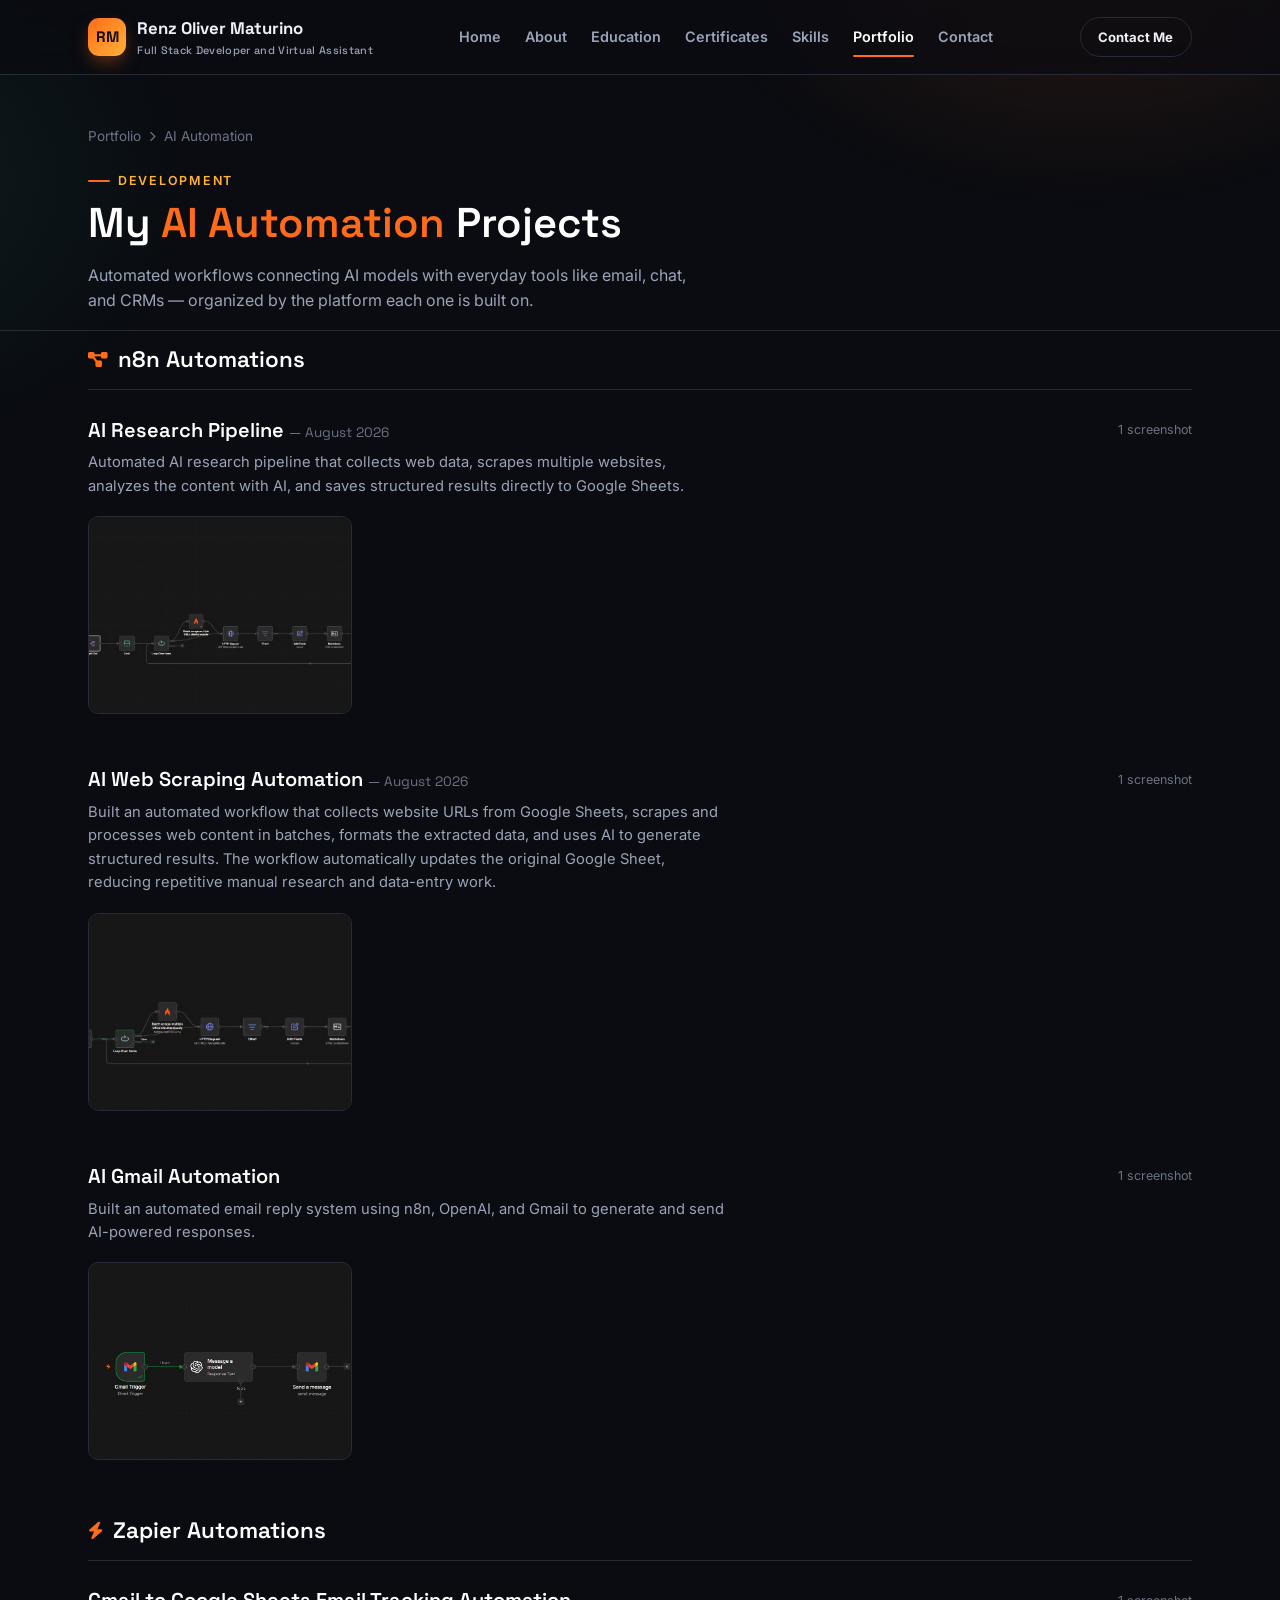
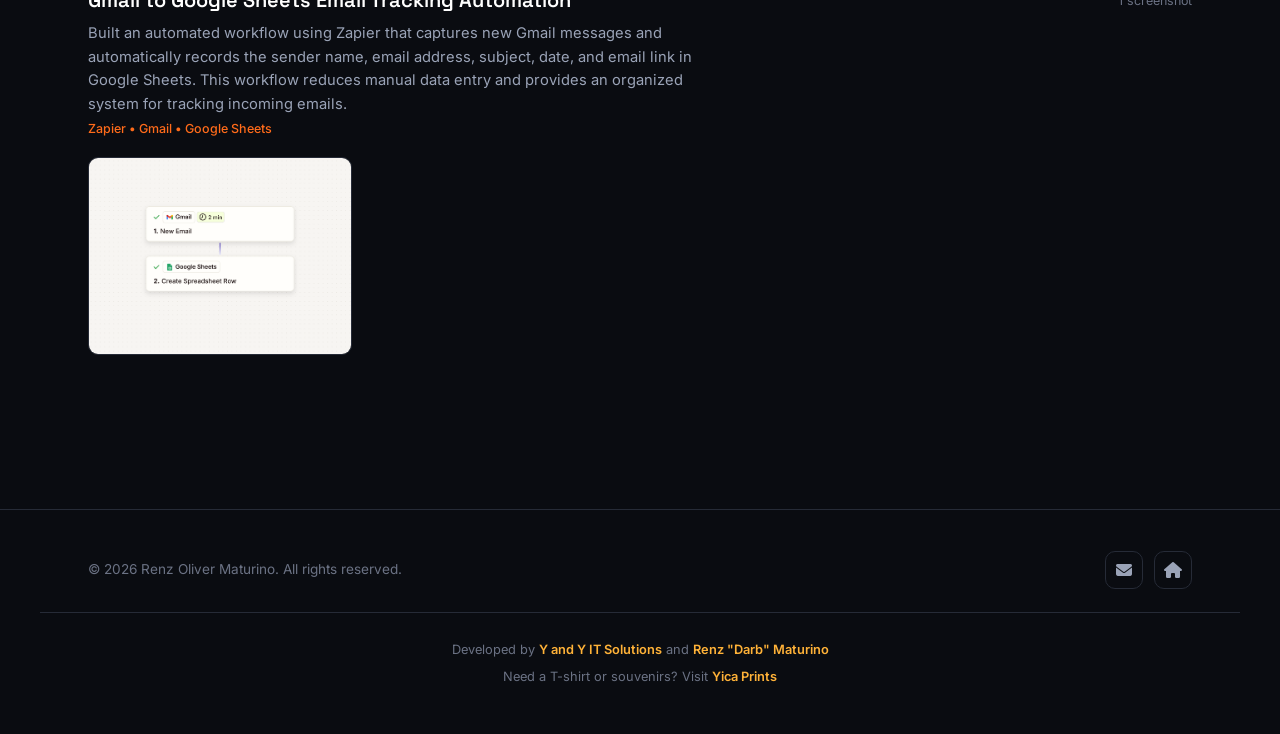
<file: ai-automation.html>
<!DOCTYPE html>
<html lang="en">
<head>
<meta charset="UTF-8">
<meta name="viewport" content="width=device-width, initial-scale=1.0">
<title>AI Automation Projects — Renz Oliver Maturino</title>
<link rel="stylesheet" href="https://cdnjs.cloudflare.com/ajax/libs/font-awesome/6.5.1/css/all.min.css">
<link rel="stylesheet" href="css/style.css">
</head>
<body>

<header>
  <div class="nav">
    <a class="brand" href="index.html"><span class="brand__mark">RM</span><span>Renz Oliver Maturino<small>Full Stack Developer and Virtual Assistant</small></span></a>
    <nav class="navlinks">
      <a href="index.html#home">Home</a>
      <a href="index.html#about">About</a>
      <a href="index.html#education">Education</a>
      <a href="index.html#certificates">Certificates</a>
      <a href="index.html#skills">Skills</a>
      <a href="portfolio.html" class="active">Portfolio</a>
      <a href="index.html#contact">Contact</a>
    </nav>
    <div class="navcta"><a href="index.html#contact" class="btn sm ghost">Contact Me</a><button class="menu-btn" aria-label="Toggle menu"><i class="fas fa-bars"></i></button></div>
  </div>
</header>

<main>
<section class="page-hero">
  <div class="wrap">
    <div class="breadcrumb"><a href="portfolio.html">Portfolio</a> <i class="fas fa-chevron-right" style="font-size:.65rem;"></i> <span>AI Automation</span></div>
    <span class="eyebrow">Development</span>
    <h1 class="section-title">My <span>AI Automation</span> Projects</h1>
    <p class="section-sub mb-0">Automated workflows connecting AI models with everyday tools like email, chat, and CRMs — organized by the platform each one is built on.</p>
  </div>
</section>
<section style="padding-top:1rem;">
  <div class="wrap"><div id="gallery-container"></div></div>
</section>
</main>

<footer>
  <div class="wrap footer__row">
    <p>&copy; 2026 Renz Oliver Maturino. All rights reserved.</p>
    <div class="social"><a href="mailto:renzmaturino28@gmail.com" aria-label="Email"><i class="fas fa-envelope"></i></a><a href="index.html" aria-label="Home"><i class="fas fa-house"></i></a></div>
  </div>
  <div class="wrap footer__credits"><p>Developed by <a href="https://www.yandyitsolutions.com" target="_blank" rel="noopener">Y and Y IT Solutions</a> and <a href="https://www.renzmaturino.site" target="_blank" rel="noopener">Renz "Darb" Maturino</a></p><p>Need a T-shirt or souvenirs? Visit <a href="https://www.yicaprints.site" target="_blank" rel="noopener">Yica Prints</a></p></div>
</footer>

<a href="#home" class="scrolltop" aria-label="Scroll to top"><i class="fas fa-arrow-up"></i></a>

<script src="js/pages/ai-automation-data.js"></script>
<script src="js/gallery.js"></script>
<script>renderProjectSections('#gallery-container', AI_AUTOMATION_SECTIONS);</script>
<script src="js/main.js"></script>
</body>
</html>
</file>
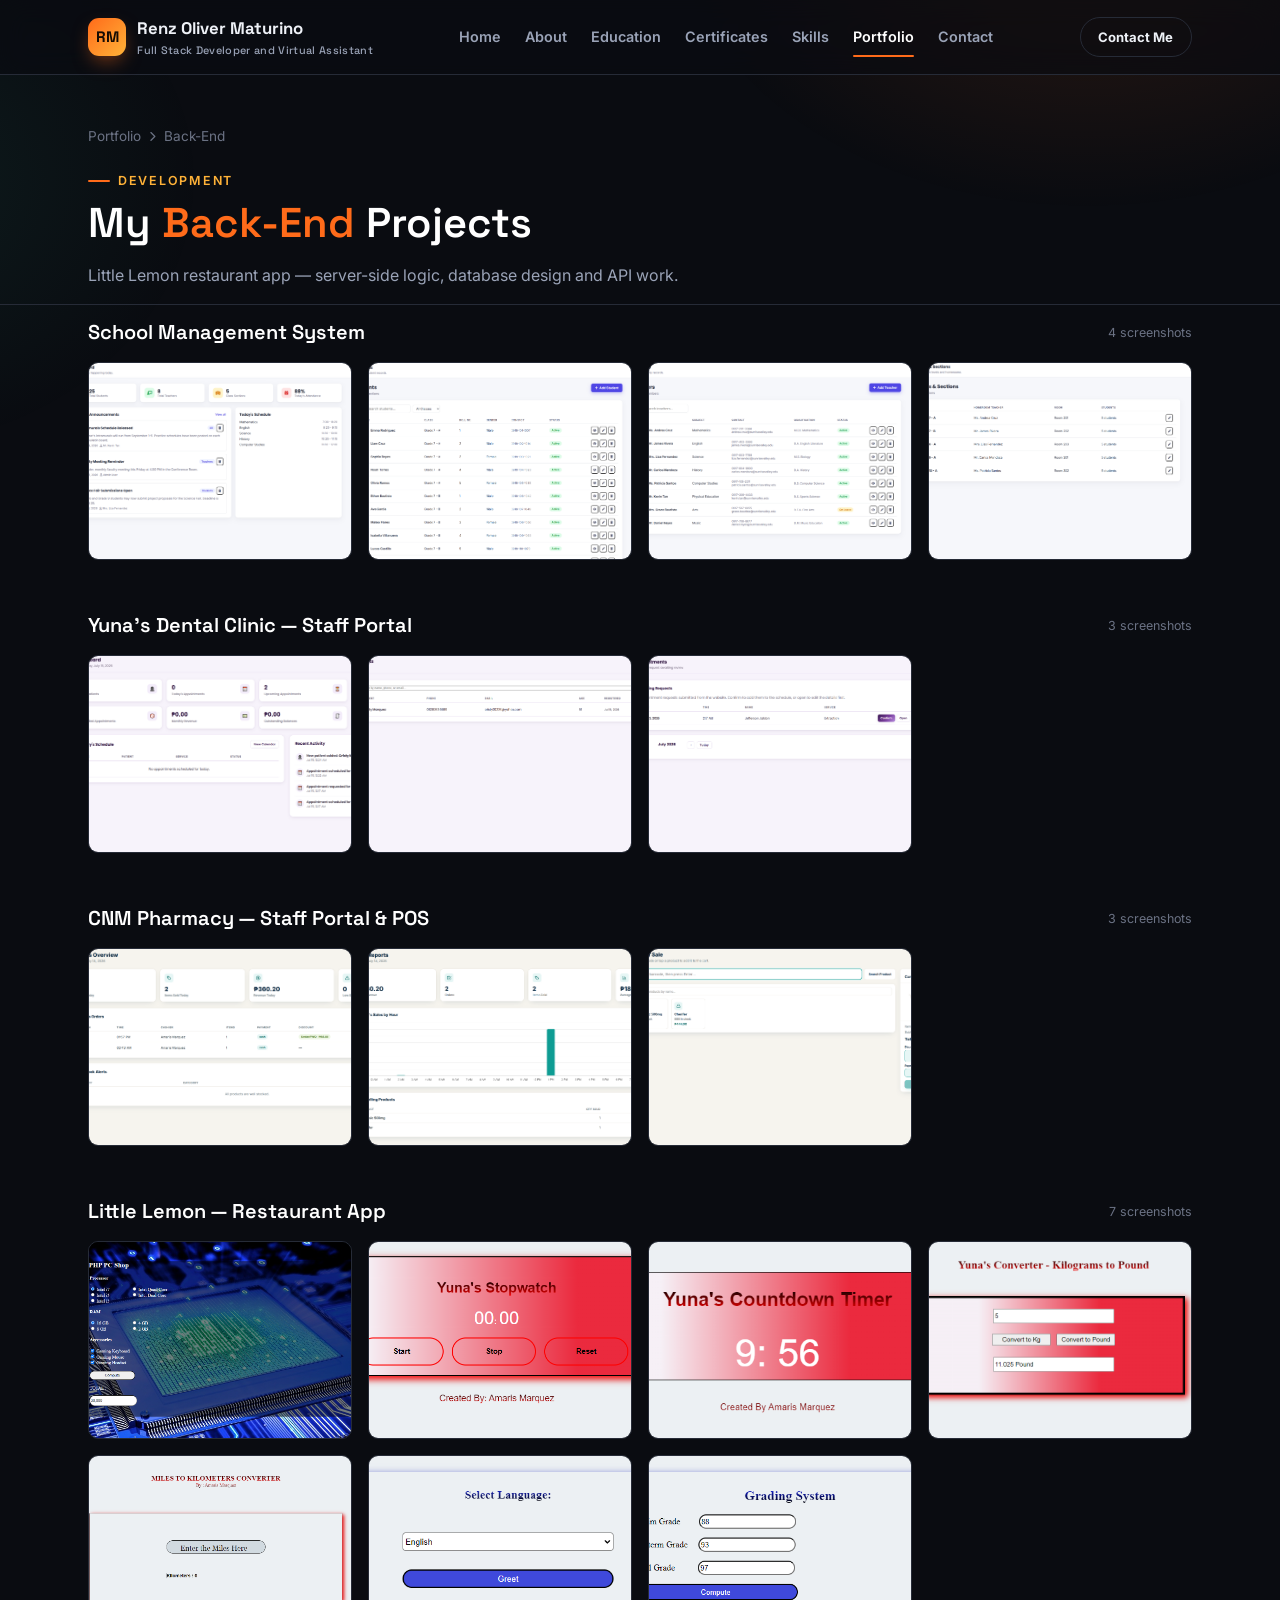
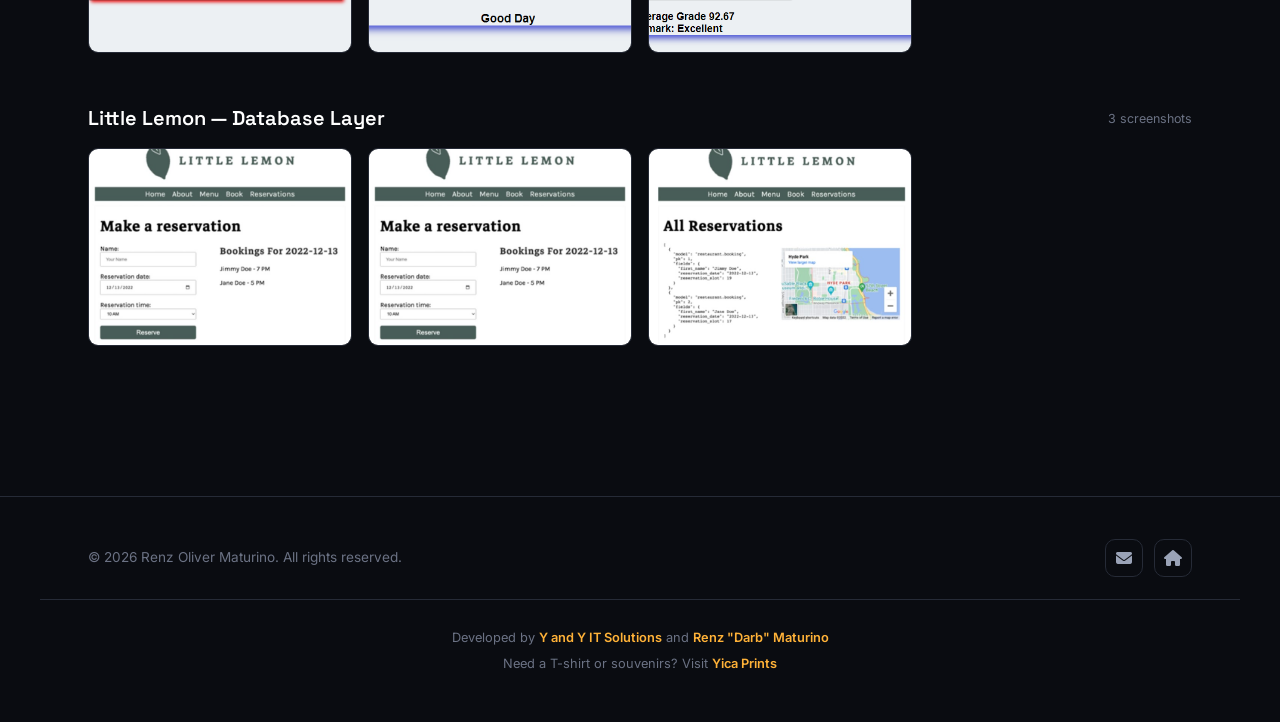
<file: backend.html>
<!DOCTYPE html>
<html lang="en">
<head>
<meta charset="UTF-8">
<meta name="viewport" content="width=device-width, initial-scale=1.0">
<title>Back-End Projects — Renz Oliver Maturino</title>
<link rel="stylesheet" href="https://cdnjs.cloudflare.com/ajax/libs/font-awesome/6.5.1/css/all.min.css">
<link rel="stylesheet" href="css/style.css">
</head>
<body>

<header>
  <div class="nav">
    <a class="brand" href="index.html"><span class="brand__mark">RM</span><span>Renz Oliver Maturino<small>Full Stack Developer and Virtual Assistant</small></span></a>
    <nav class="navlinks">
      <a href="index.html#home">Home</a>
      <a href="index.html#about">About</a>
      <a href="index.html#education">Education</a>
      <a href="index.html#certificates">Certificates</a>
      <a href="index.html#skills">Skills</a>
      <a href="portfolio.html" class="active">Portfolio</a>
      <a href="index.html#contact">Contact</a>
    </nav>
    <div class="navcta"><a href="index.html#contact" class="btn sm ghost">Contact Me</a><button class="menu-btn" aria-label="Toggle menu"><i class="fas fa-bars"></i></button></div>
  </div>
</header>

<main>
<section class="page-hero">
  <div class="wrap">
    <div class="breadcrumb"><a href="portfolio.html">Portfolio</a> <i class="fas fa-chevron-right" style="font-size:.65rem;"></i> <span>Back-End</span></div>
    <span class="eyebrow">Development</span>
    <h1 class="section-title">My <span>Back-End</span> Projects</h1>
    <p class="section-sub mb-0">Little Lemon restaurant app — server-side logic, database design and API work.</p>
  </div>
</section>
<section style="padding-top:1rem;">
  <div class="wrap"><div id="gallery-container"></div></div>
</section>
</main>

<footer>
  <div class="wrap footer__row">
    <p>&copy; 2026 Renz Oliver Maturino. All rights reserved.</p>
    <div class="social"><a href="mailto:renzmaturino28@gmail.com" aria-label="Email"><i class="fas fa-envelope"></i></a><a href="index.html" aria-label="Home"><i class="fas fa-house"></i></a></div>
  </div>
  <div class="wrap footer__credits"><p>Developed by <a href="https://www.yandyitsolutions.com" target="_blank" rel="noopener">Y and Y IT Solutions</a> and <a href="https://www.renzmaturino.site" target="_blank" rel="noopener">Renz "Darb" Maturino</a></p><p>Need a T-shirt or souvenirs? Visit <a href="https://www.yicaprints.site" target="_blank" rel="noopener">Yica Prints</a></p></div>
</footer>

<a href="#home" class="scrolltop" aria-label="Scroll to top"><i class="fas fa-arrow-up"></i></a>

<script src="js/pages/backend-data.js"></script>
<script src="js/gallery.js"></script>
<script>renderProjectGroups('#gallery-container', PROJECT_GROUPS);</script>
<script src="js/main.js"></script>
</body>
</html>
</file>
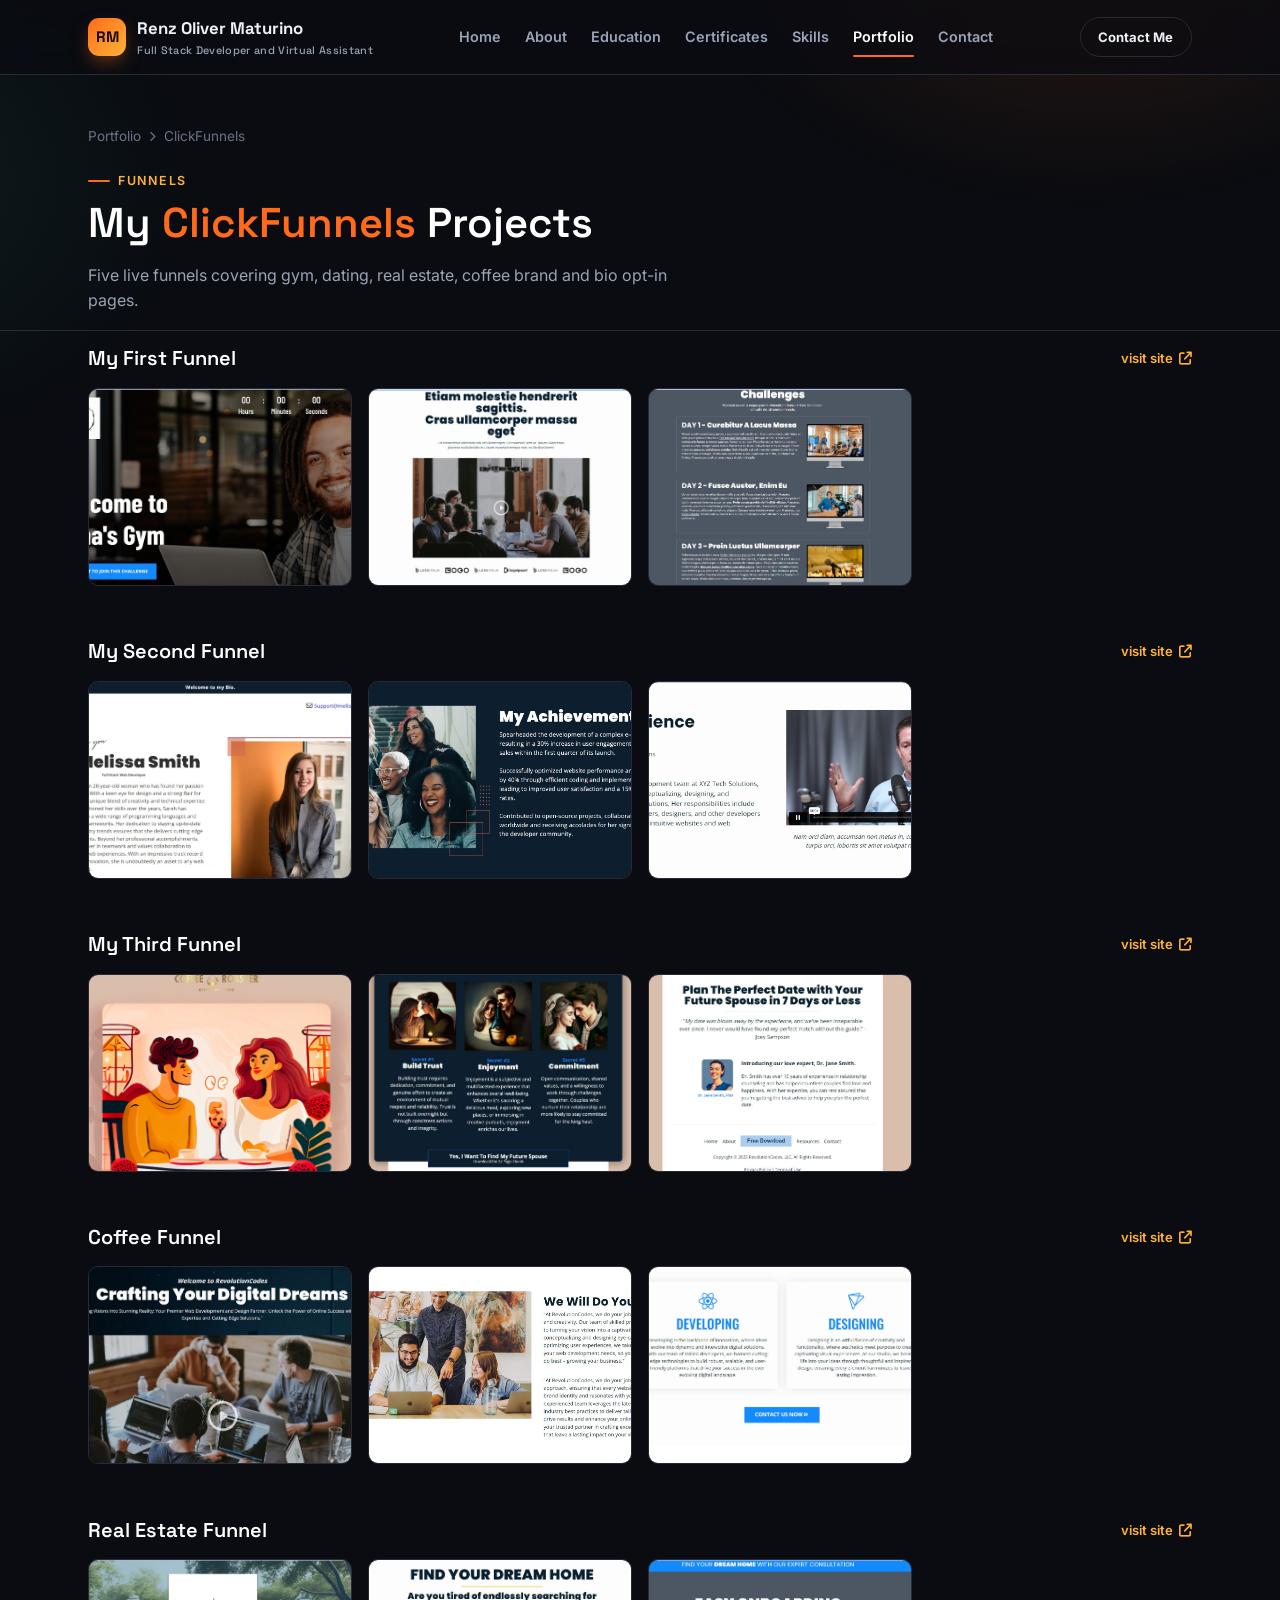
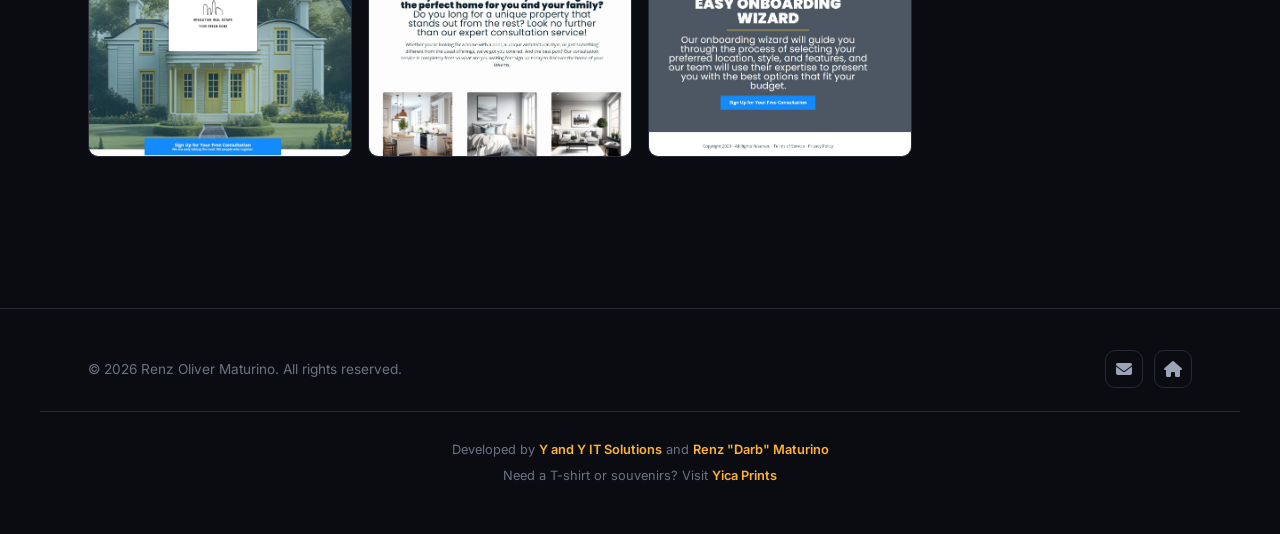
<file: clickfunnels.html>
<!DOCTYPE html>
<html lang="en">
<head>
<meta charset="UTF-8">
<meta name="viewport" content="width=device-width, initial-scale=1.0">
<title>ClickFunnels Projects — Renz Oliver Maturino</title>
<link rel="stylesheet" href="https://cdnjs.cloudflare.com/ajax/libs/font-awesome/6.5.1/css/all.min.css">
<link rel="stylesheet" href="css/style.css">
</head>
<body>

<header>
  <div class="nav">
    <a class="brand" href="index.html"><span class="brand__mark">RM</span><span>Renz Oliver Maturino<small>Full Stack Developer and Virtual Assistant</small></span></a>
    <nav class="navlinks">
      <a href="index.html#home">Home</a>
      <a href="index.html#about">About</a>
      <a href="index.html#education">Education</a>
      <a href="index.html#certificates">Certificates</a>
      <a href="index.html#skills">Skills</a>
      <a href="portfolio.html" class="active">Portfolio</a>
      <a href="index.html#contact">Contact</a>
    </nav>
    <div class="navcta"><a href="index.html#contact" class="btn sm ghost">Contact Me</a><button class="menu-btn" aria-label="Toggle menu"><i class="fas fa-bars"></i></button></div>
  </div>
</header>

<main>
<section class="page-hero">
  <div class="wrap">
    <div class="breadcrumb"><a href="portfolio.html">Portfolio</a> <i class="fas fa-chevron-right" style="font-size:.65rem;"></i> <span>ClickFunnels</span></div>
    <span class="eyebrow">Funnels</span>
    <h1 class="section-title">My <span>ClickFunnels</span> Projects</h1>
    <p class="section-sub mb-0">Five live funnels covering gym, dating, real estate, coffee brand and bio opt-in pages.</p>
  </div>
</section>
<section style="padding-top:1rem;">
  <div class="wrap"><div id="gallery-container"></div></div>
</section>
</main>

<footer>
  <div class="wrap footer__row">
    <p>&copy; 2026 Renz Oliver Maturino. All rights reserved.</p>
    <div class="social"><a href="mailto:renzmaturino28@gmail.com" aria-label="Email"><i class="fas fa-envelope"></i></a><a href="index.html" aria-label="Home"><i class="fas fa-house"></i></a></div>
  </div>
  <div class="wrap footer__credits"><p>Developed by <a href="https://www.yandyitsolutions.com" target="_blank" rel="noopener">Y and Y IT Solutions</a> and <a href="https://www.renzmaturino.site" target="_blank" rel="noopener">Renz "Darb" Maturino</a></p><p>Need a T-shirt or souvenirs? Visit <a href="https://www.yicaprints.site" target="_blank" rel="noopener">Yica Prints</a></p></div>
</footer>

<a href="#home" class="scrolltop" aria-label="Scroll to top"><i class="fas fa-arrow-up"></i></a>

<script src="js/pages/clickfunnels-data.js"></script>
<script src="js/gallery.js"></script>
<script>renderProjectGroups('#gallery-container', PROJECT_GROUPS);</script>
<script src="js/main.js"></script>
</body>
</html>
</file>
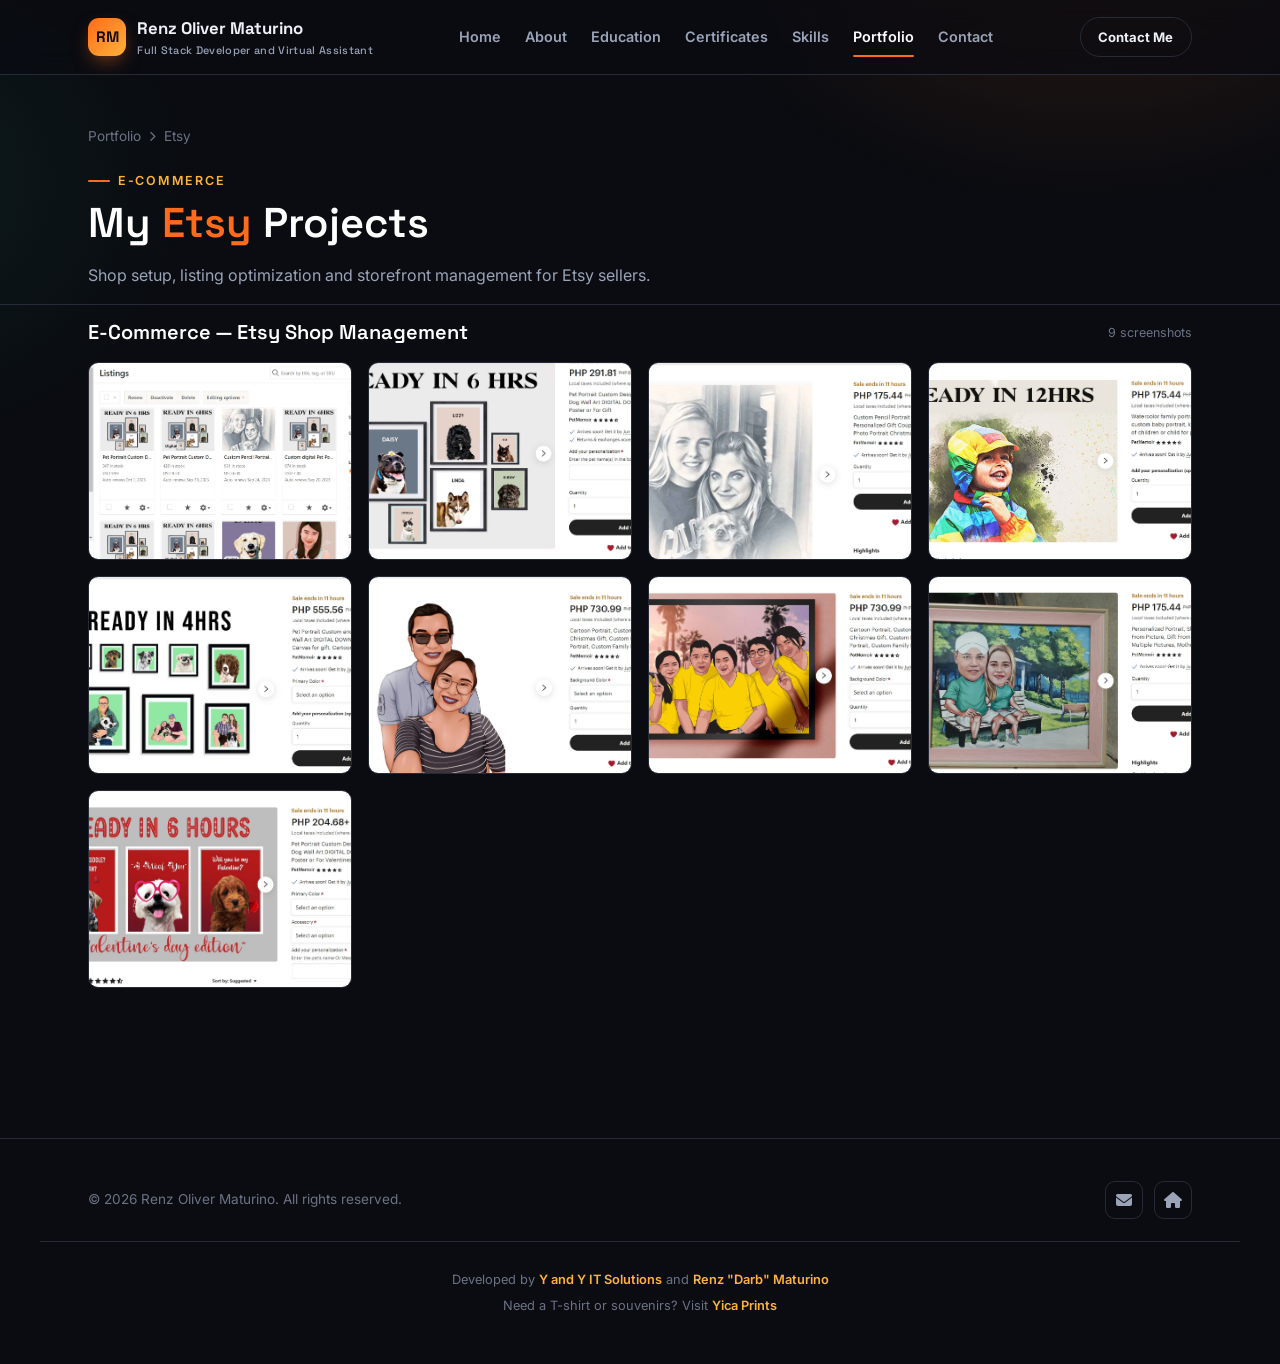
<file: etsy.html>
<!DOCTYPE html>
<html lang="en">
<head>
<meta charset="UTF-8">
<meta name="viewport" content="width=device-width, initial-scale=1.0">
<title>Etsy Projects — Renz Oliver Maturino</title>
<link rel="stylesheet" href="https://cdnjs.cloudflare.com/ajax/libs/font-awesome/6.5.1/css/all.min.css">
<link rel="stylesheet" href="css/style.css">
</head>
<body>

<header>
  <div class="nav">
    <a class="brand" href="index.html">
      <span class="brand__mark">RM</span>
      <span>Renz Oliver Maturino<small>Full Stack Developer and Virtual Assistant</small></span>
    </a>
    <nav class="navlinks">
      <a href="index.html#home">Home</a>
      <a href="index.html#about">About</a>
      <a href="index.html#education">Education</a>
      <a href="index.html#certificates">Certificates</a>
      <a href="index.html#skills">Skills</a>
      <a href="portfolio.html" class="active">Portfolio</a>
      <a href="index.html#contact">Contact</a>
    </nav>
    <div class="navcta">
      <a href="index.html#contact" class="btn sm ghost">Contact Me</a>
      <button class="menu-btn" aria-label="Toggle menu"><i class="fas fa-bars"></i></button>
    </div>
  </div>
</header>

<main>
<section class="page-hero">
  <div class="wrap">
    <div class="breadcrumb"><a href="portfolio.html">Portfolio</a> <i class="fas fa-chevron-right" style="font-size:.65rem;"></i> <span>Etsy</span></div>
    <span class="eyebrow">E-Commerce</span>
    <h1 class="section-title">My <span>Etsy</span> Projects</h1>
    <p class="section-sub mb-0">Shop setup, listing optimization and storefront management for Etsy sellers.</p>
  </div>
</section>
<section style="padding-top:1rem;">
  <div class="wrap">
    <div id="gallery-container"></div>
  </div>
</section>
</main>

<footer>
  <div class="wrap footer__row">
    <p>&copy; 2026 Renz Oliver Maturino. All rights reserved.</p>
    <div class="social"><a href="mailto:renzmaturino28@gmail.com" aria-label="Email"><i class="fas fa-envelope"></i></a><a href="index.html" aria-label="Home"><i class="fas fa-house"></i></a></div>
  </div>
  <div class="wrap footer__credits"><p>Developed by <a href="https://www.yandyitsolutions.com" target="_blank" rel="noopener">Y and Y IT Solutions</a> and <a href="https://www.renzmaturino.site" target="_blank" rel="noopener">Renz "Darb" Maturino</a></p><p>Need a T-shirt or souvenirs? Visit <a href="https://www.yicaprints.site" target="_blank" rel="noopener">Yica Prints</a></p></div>
</footer>

<a href="#home" class="scrolltop" aria-label="Scroll to top"><i class="fas fa-arrow-up"></i></a>

<script src="js/pages/etsy-data.js"></script>
<script src="js/gallery.js"></script>
<script>renderProjectGroups('#gallery-container', PROJECT_GROUPS);</script>
<script src="js/main.js"></script>
</body>
</html>
</file>
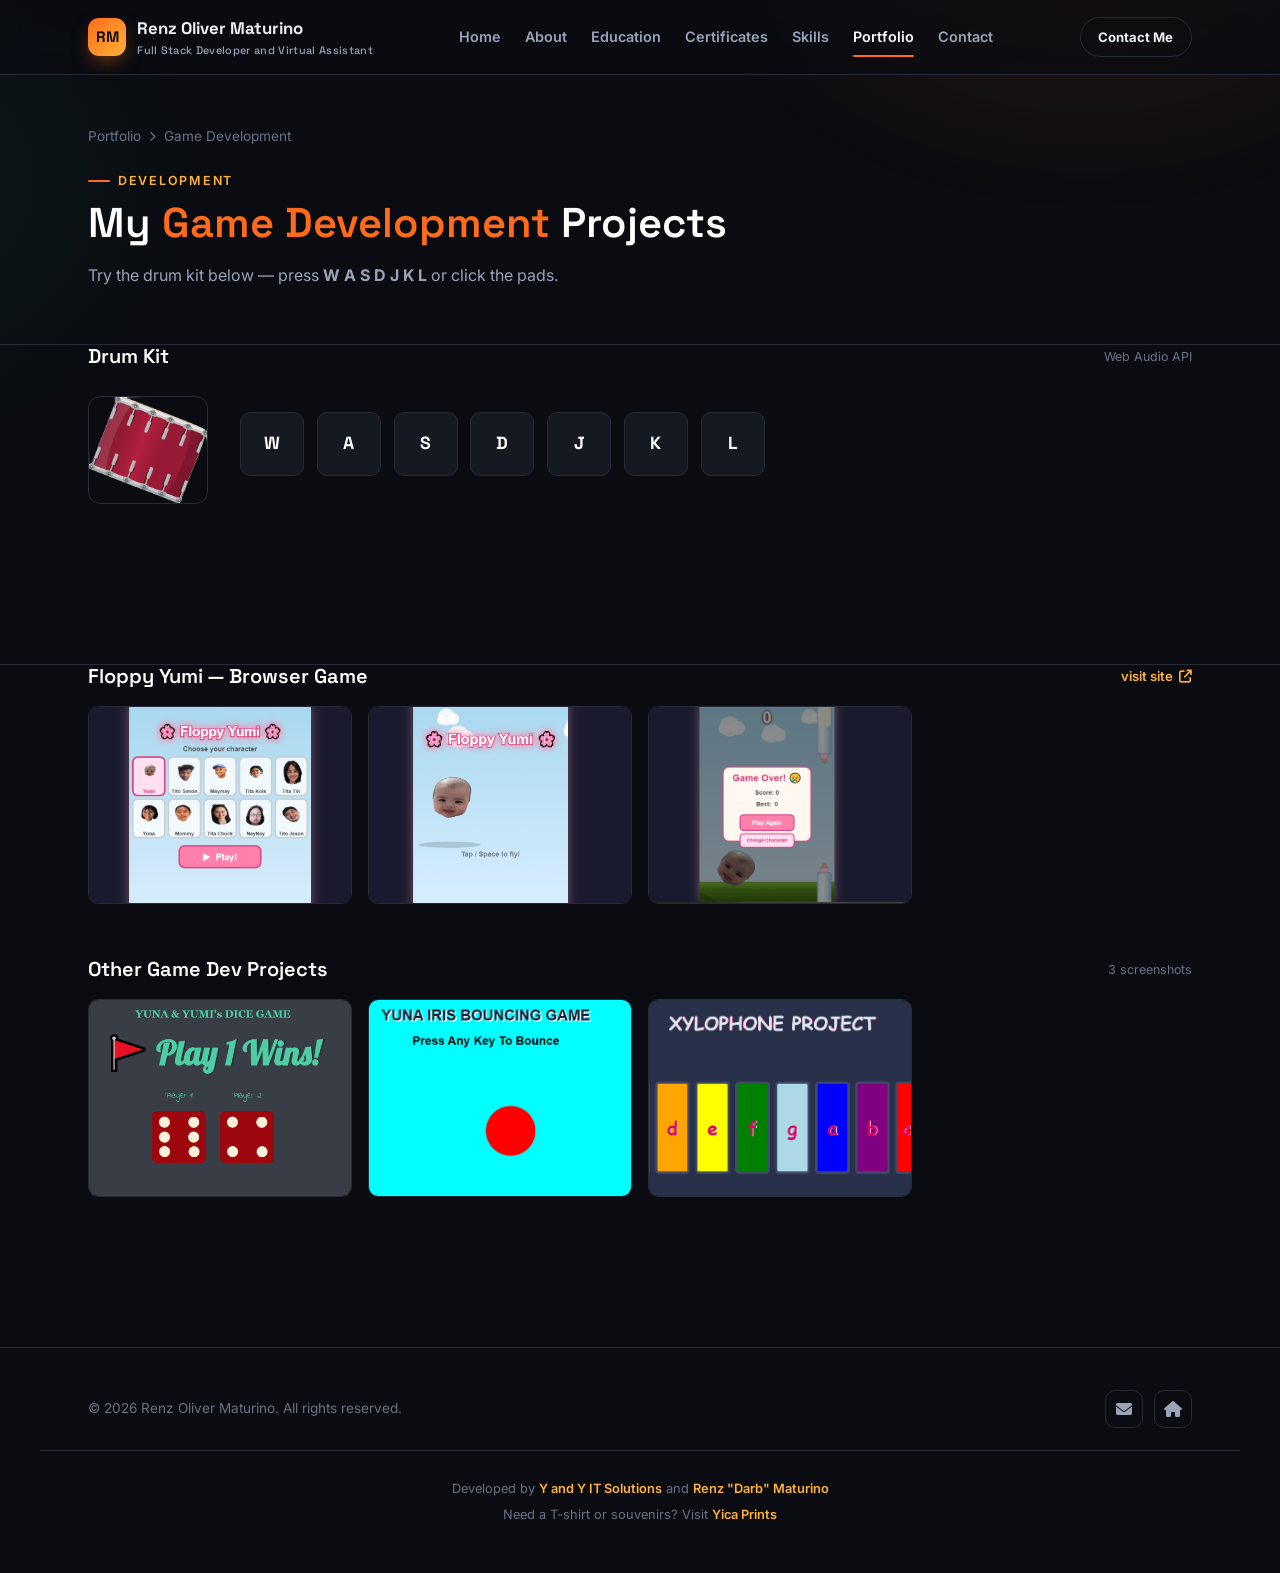
<file: game.html>
<!DOCTYPE html>
<html lang="en">
<head>
<meta charset="UTF-8">
<meta name="viewport" content="width=device-width, initial-scale=1.0">
<title>Game Development Projects — Renz Oliver Maturino</title>
<link rel="stylesheet" href="https://cdnjs.cloudflare.com/ajax/libs/font-awesome/6.5.1/css/all.min.css">
<link rel="stylesheet" href="css/style.css">
</head>
<body>

<header>
  <div class="nav">
    <a class="brand" href="index.html"><span class="brand__mark">RM</span><span>Renz Oliver Maturino<small>Full Stack Developer and Virtual Assistant</small></span></a>
    <nav class="navlinks">
      <a href="index.html#home">Home</a>
      <a href="index.html#about">About</a>
      <a href="index.html#education">Education</a>
      <a href="index.html#certificates">Certificates</a>
      <a href="index.html#skills">Skills</a>
      <a href="portfolio.html" class="active">Portfolio</a>
      <a href="index.html#contact">Contact</a>
    </nav>
    <div class="navcta"><a href="index.html#contact" class="btn sm ghost">Contact Me</a><button class="menu-btn" aria-label="Toggle menu"><i class="fas fa-bars"></i></button></div>
  </div>
</header>

<main>
<section class="page-hero">
  <div class="wrap">
    <div class="breadcrumb"><a href="portfolio.html">Portfolio</a> <i class="fas fa-chevron-right" style="font-size:.65rem;"></i> <span>Game Development</span></div>
    <span class="eyebrow">Development</span>
    <h1 class="section-title">My <span>Game Development</span> Projects</h1>
    <p class="section-sub">Try the drum kit below — press <b>W A S D J K L</b> or click the pads.</p>
  </div>
</section>

<section style="padding-top:0;">
  <div class="wrap">
    <div class="project-group reveal">
      <div class="project-group__head"><h3>Drum Kit</h3><span class="project-group__count">Web Audio API</span></div>
      <div style="display:flex; align-items:center; gap:2rem; flex-wrap:wrap;">
        <img id="drum-visual" src="images/tom1.png" alt="Drum" style="width:120px; height:auto; border-radius:12px; border:1px solid var(--border);">
        <div class="drumkit">
          <button data-key="w">w</button>
          <button data-key="a">a</button>
          <button data-key="s">s</button>
          <button data-key="d">d</button>
          <button data-key="j">j</button>
          <button data-key="k">k</button>
          <button data-key="l">l</button>
        </div>
      </div>
    </div>
  </div>
</section>

<section style="padding-top:0;">
  <div class="wrap"><div id="gallery-container"></div></div>
</section>
</main>

<footer>
  <div class="wrap footer__row">
    <p>&copy; 2026 Renz Oliver Maturino. All rights reserved.</p>
    <div class="social"><a href="mailto:renzmaturino28@gmail.com" aria-label="Email"><i class="fas fa-envelope"></i></a><a href="index.html" aria-label="Home"><i class="fas fa-house"></i></a></div>
  </div>
  <div class="wrap footer__credits"><p>Developed by <a href="https://www.yandyitsolutions.com" target="_blank" rel="noopener">Y and Y IT Solutions</a> and <a href="https://www.renzmaturino.site" target="_blank" rel="noopener">Renz "Darb" Maturino</a></p><p>Need a T-shirt or souvenirs? Visit <a href="https://www.yicaprints.site" target="_blank" rel="noopener">Yica Prints</a></p></div>
</footer>

<a href="#home" class="scrolltop" aria-label="Scroll to top"><i class="fas fa-arrow-up"></i></a>

<script src="js/pages/game-data.js"></script>
<script src="js/gallery.js"></script>
<script>renderProjectGroups('#gallery-container', PROJECT_GROUPS);</script>
<script src="js/pages/drumkit.js"></script>
<script src="js/main.js"></script>
</body>
</html>
</file>
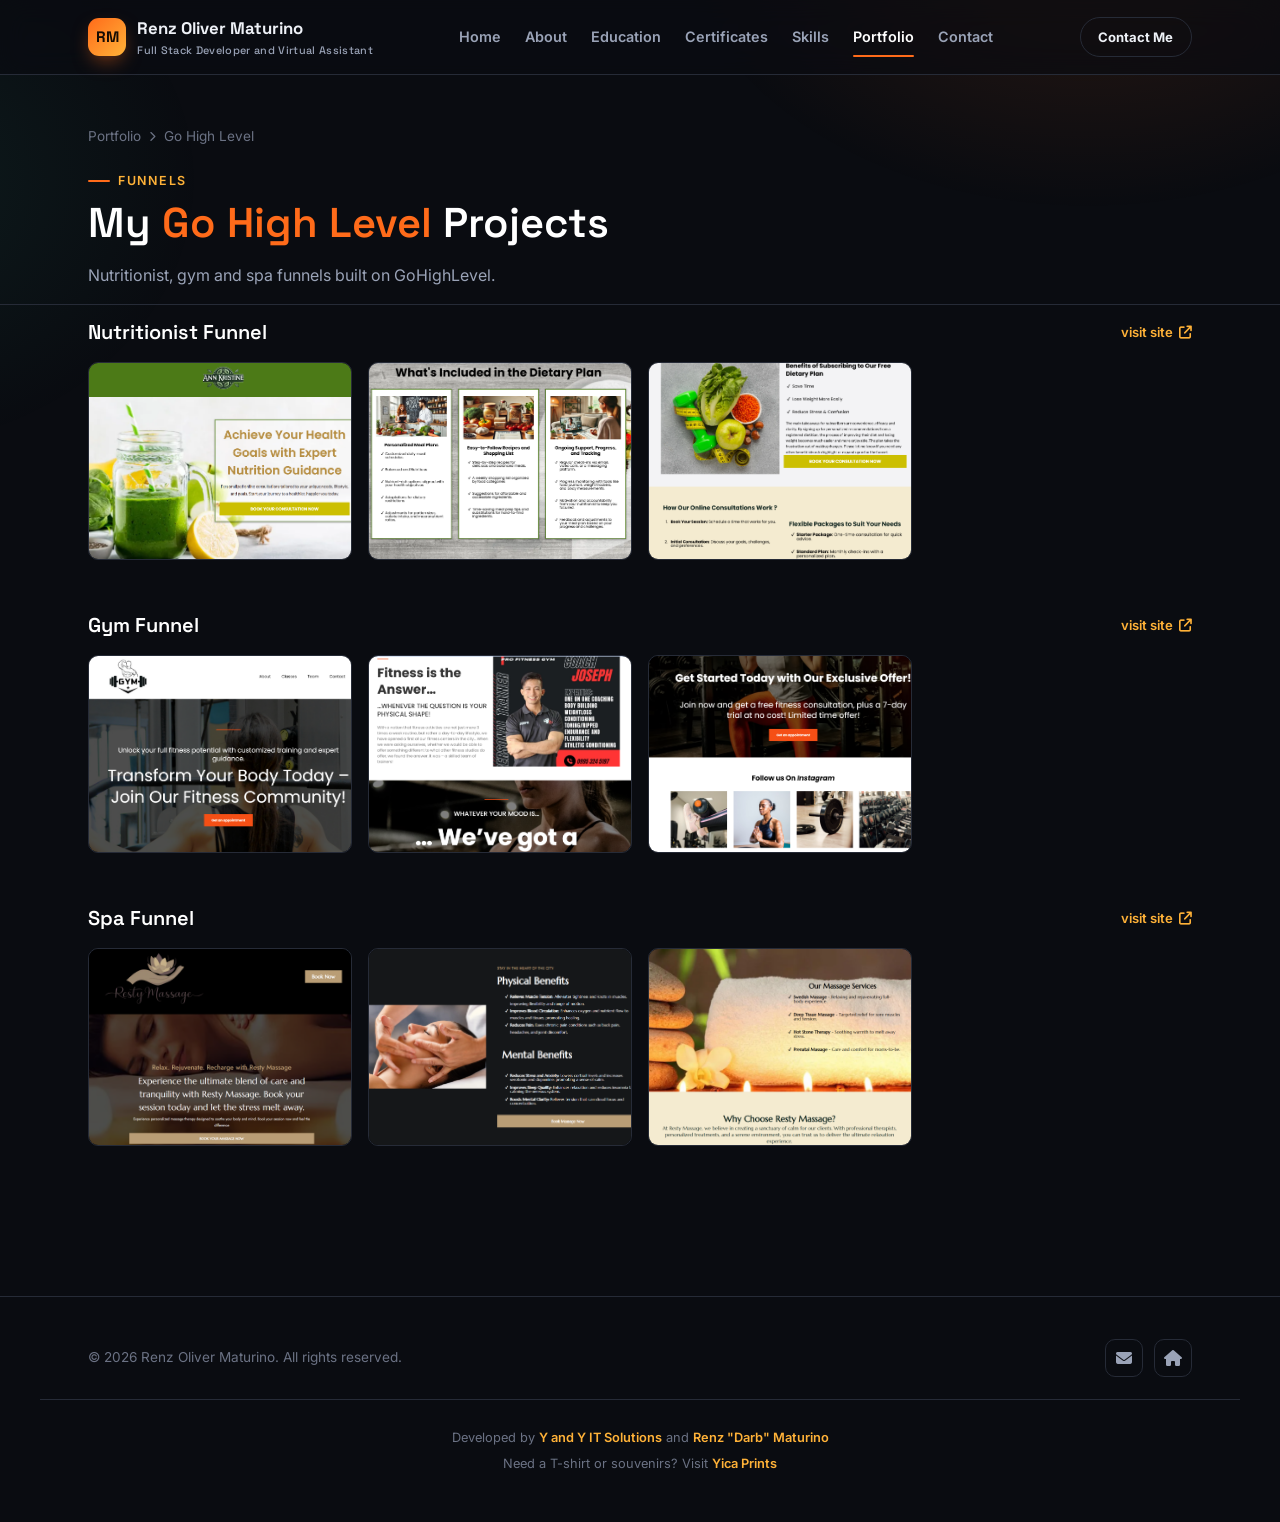
<file: gohighlevel.html>
<!DOCTYPE html>
<html lang="en">
<head>
<meta charset="UTF-8">
<meta name="viewport" content="width=device-width, initial-scale=1.0">
<title>Go High Level Projects — Renz Oliver Maturino</title>
<link rel="stylesheet" href="https://cdnjs.cloudflare.com/ajax/libs/font-awesome/6.5.1/css/all.min.css">
<link rel="stylesheet" href="css/style.css">
</head>
<body>

<header>
  <div class="nav">
    <a class="brand" href="index.html"><span class="brand__mark">RM</span><span>Renz Oliver Maturino<small>Full Stack Developer and Virtual Assistant</small></span></a>
    <nav class="navlinks">
      <a href="index.html#home">Home</a>
      <a href="index.html#about">About</a>
      <a href="index.html#education">Education</a>
      <a href="index.html#certificates">Certificates</a>
      <a href="index.html#skills">Skills</a>
      <a href="portfolio.html" class="active">Portfolio</a>
      <a href="index.html#contact">Contact</a>
    </nav>
    <div class="navcta"><a href="index.html#contact" class="btn sm ghost">Contact Me</a><button class="menu-btn" aria-label="Toggle menu"><i class="fas fa-bars"></i></button></div>
  </div>
</header>

<main>
<section class="page-hero">
  <div class="wrap">
    <div class="breadcrumb"><a href="portfolio.html">Portfolio</a> <i class="fas fa-chevron-right" style="font-size:.65rem;"></i> <span>Go High Level</span></div>
    <span class="eyebrow">Funnels</span>
    <h1 class="section-title">My <span>Go High Level</span> Projects</h1>
    <p class="section-sub mb-0">Nutritionist, gym and spa funnels built on GoHighLevel.</p>
  </div>
</section>
<section style="padding-top:1rem;">
  <div class="wrap"><div id="gallery-container"></div></div>
</section>
</main>

<footer>
  <div class="wrap footer__row">
    <p>&copy; 2026 Renz Oliver Maturino. All rights reserved.</p>
    <div class="social"><a href="mailto:renzmaturino28@gmail.com" aria-label="Email"><i class="fas fa-envelope"></i></a><a href="index.html" aria-label="Home"><i class="fas fa-house"></i></a></div>
  </div>
  <div class="wrap footer__credits"><p>Developed by <a href="https://www.yandyitsolutions.com" target="_blank" rel="noopener">Y and Y IT Solutions</a> and <a href="https://www.renzmaturino.site" target="_blank" rel="noopener">Renz "Darb" Maturino</a></p><p>Need a T-shirt or souvenirs? Visit <a href="https://www.yicaprints.site" target="_blank" rel="noopener">Yica Prints</a></p></div>
</footer>

<a href="#home" class="scrolltop" aria-label="Scroll to top"><i class="fas fa-arrow-up"></i></a>

<script src="js/pages/gohighlevel-data.js"></script>
<script src="js/gallery.js"></script>
<script>renderProjectGroups('#gallery-container', PROJECT_GROUPS);</script>
<script src="js/main.js"></script>
</body>
</html>
</file>
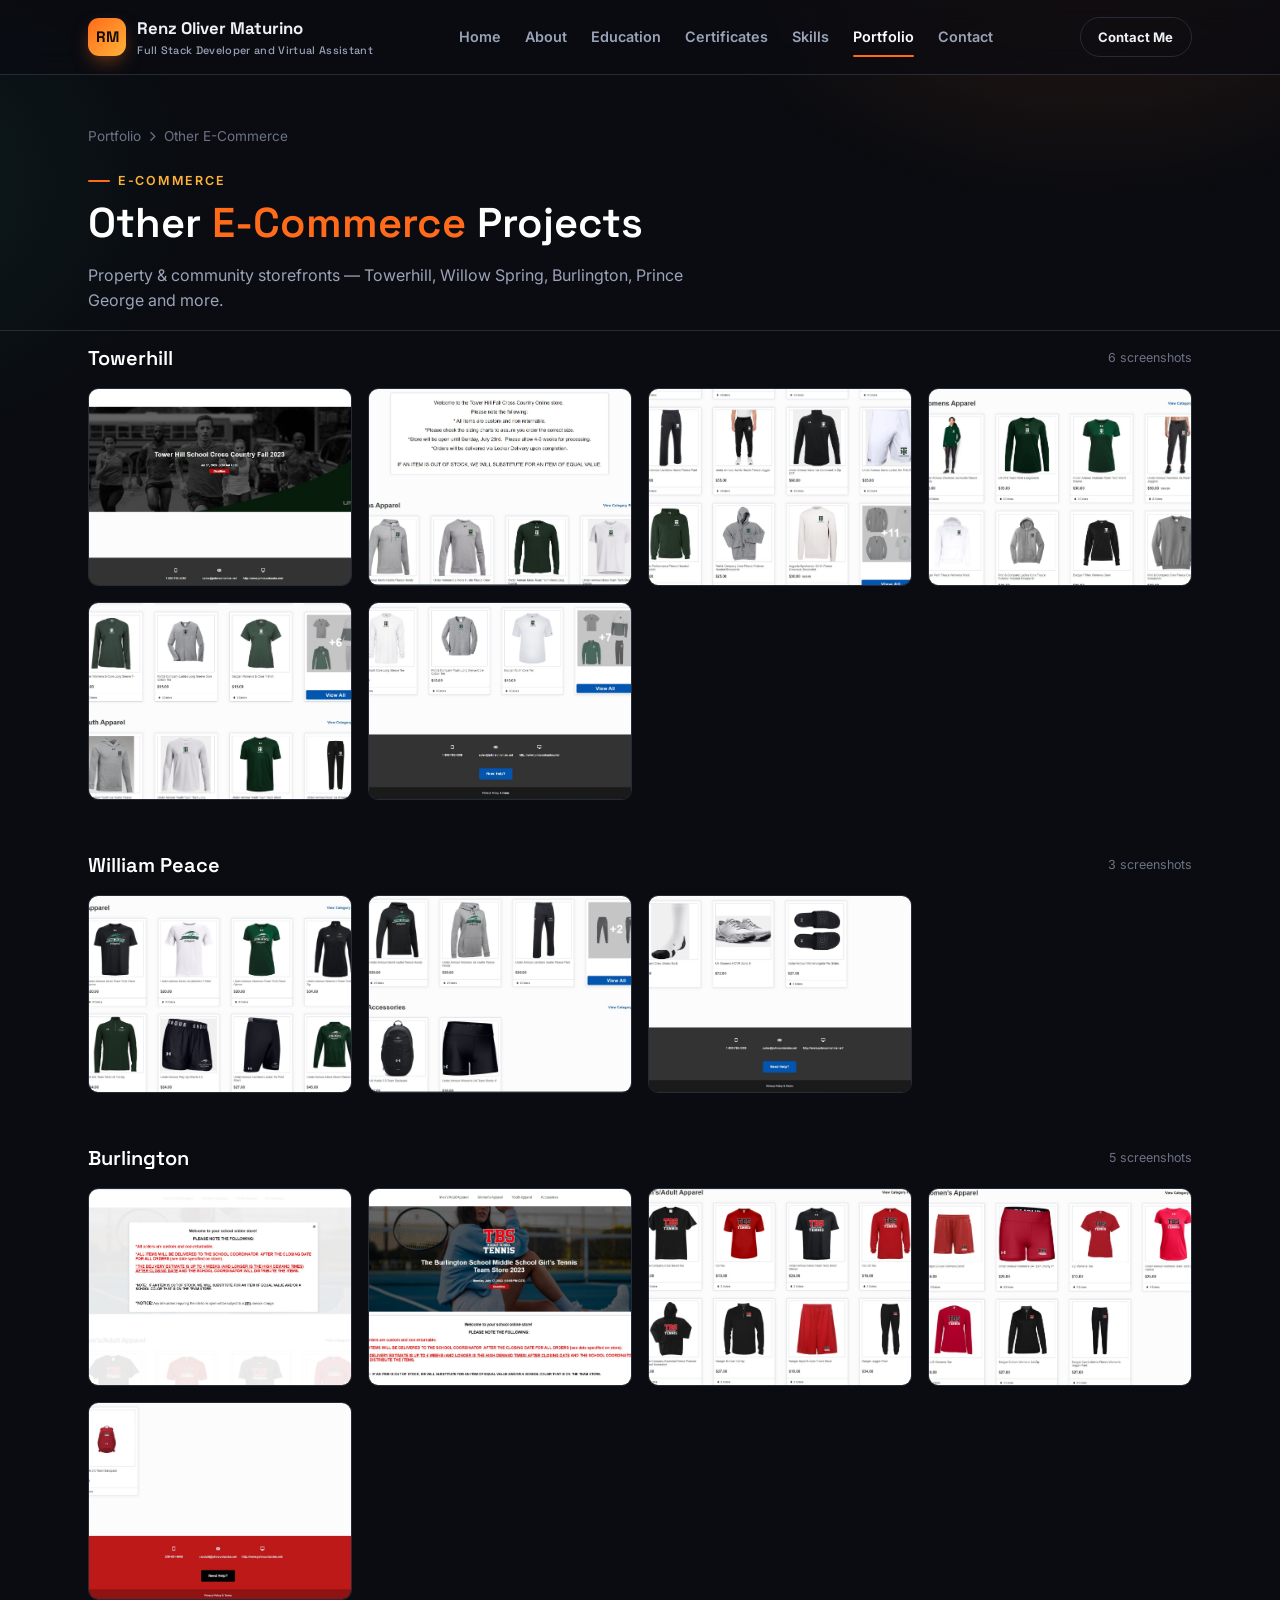
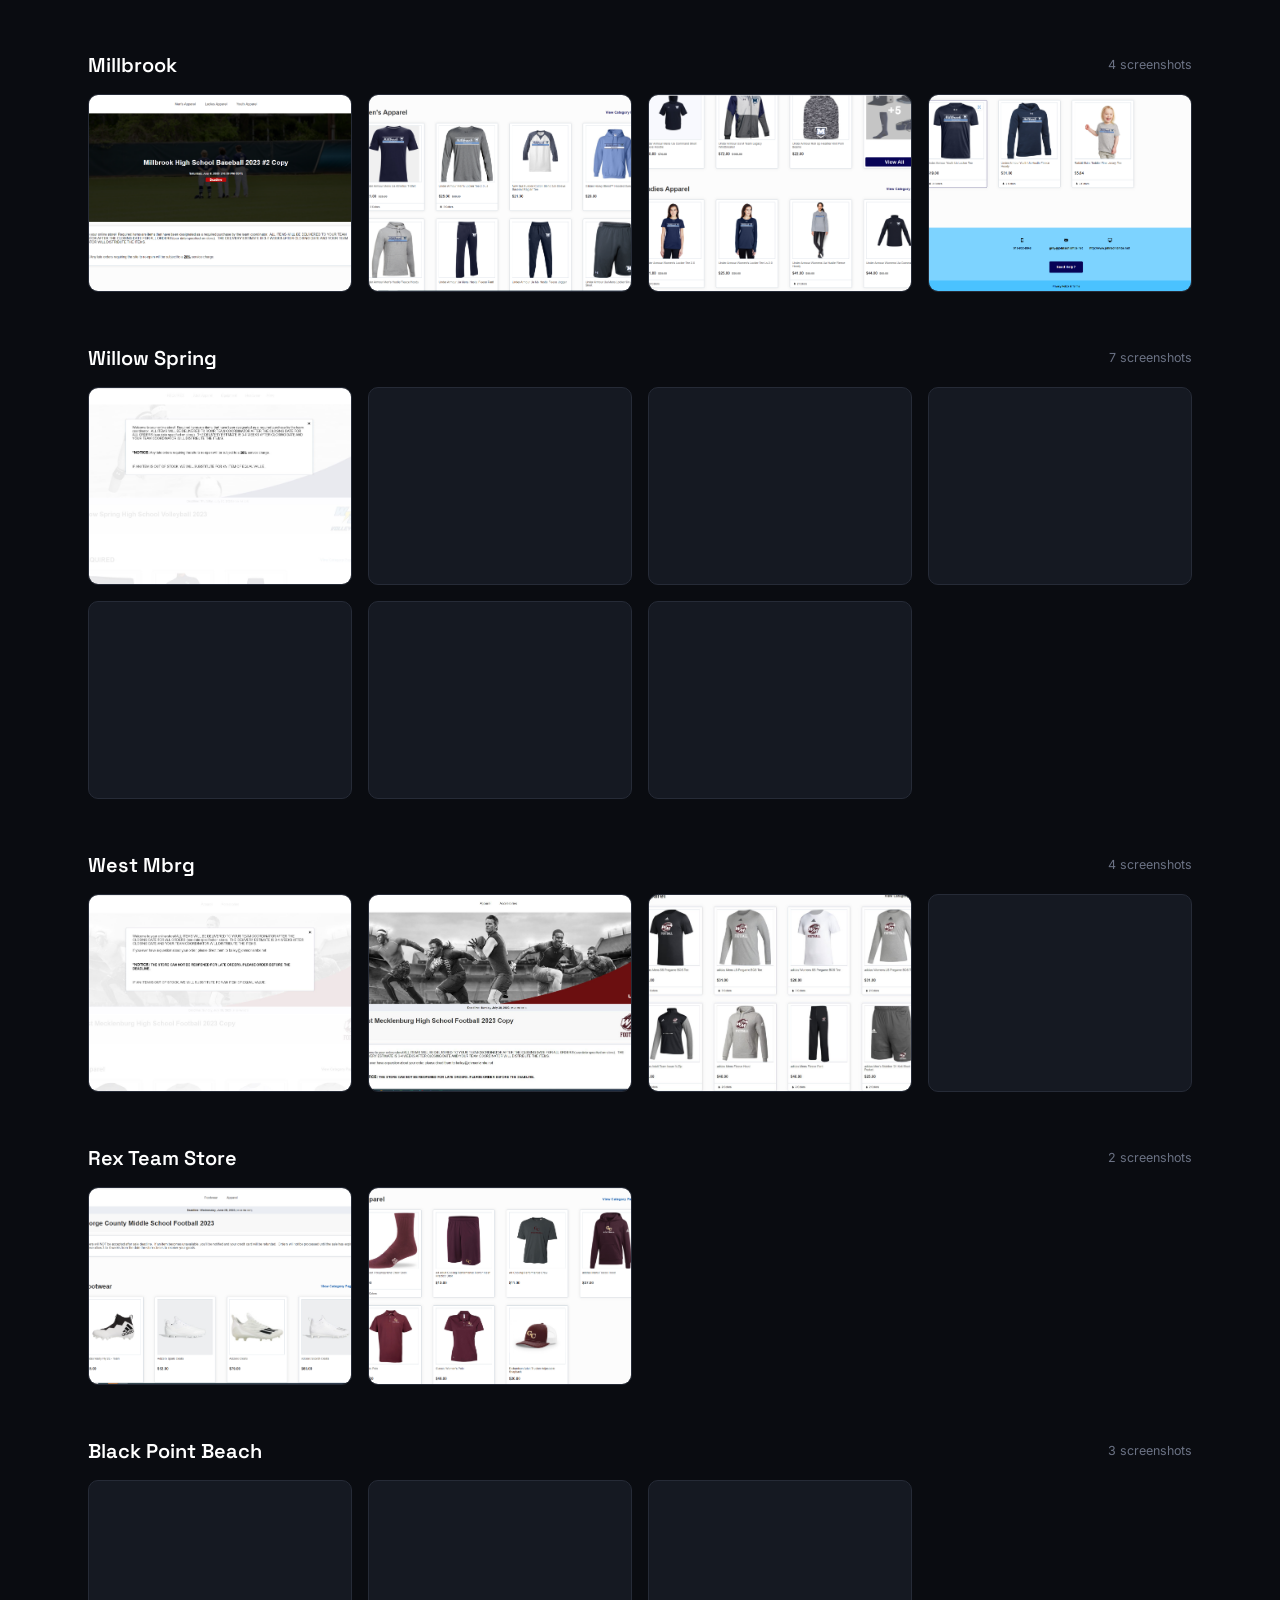
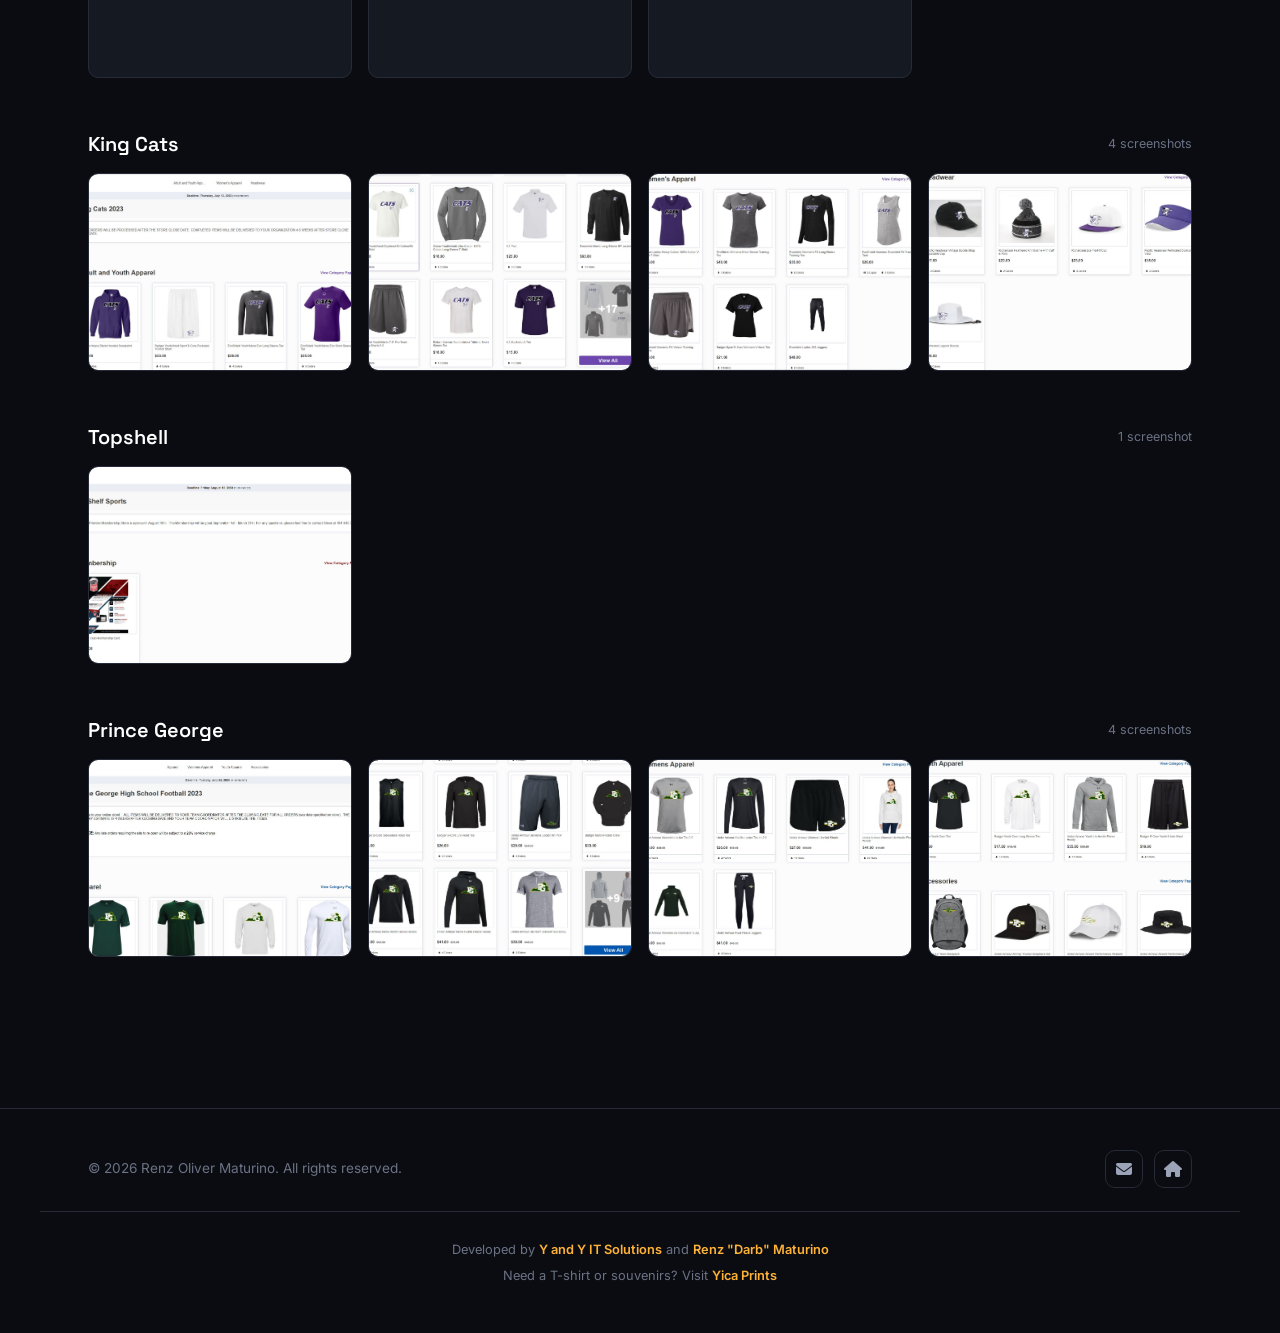
<file: other-ecommerce.html>
<!DOCTYPE html>
<html lang="en">
<head>
<meta charset="UTF-8">
<meta name="viewport" content="width=device-width, initial-scale=1.0">
<title>Other E-Commerce Projects — Renz Oliver Maturino</title>
<link rel="stylesheet" href="https://cdnjs.cloudflare.com/ajax/libs/font-awesome/6.5.1/css/all.min.css">
<link rel="stylesheet" href="css/style.css">
</head>
<body>

<header>
  <div class="nav">
    <a class="brand" href="index.html"><span class="brand__mark">RM</span><span>Renz Oliver Maturino<small>Full Stack Developer and Virtual Assistant</small></span></a>
    <nav class="navlinks">
      <a href="index.html#home">Home</a>
      <a href="index.html#about">About</a>
      <a href="index.html#education">Education</a>
      <a href="index.html#certificates">Certificates</a>
      <a href="index.html#skills">Skills</a>
      <a href="portfolio.html" class="active">Portfolio</a>
      <a href="index.html#contact">Contact</a>
    </nav>
    <div class="navcta"><a href="index.html#contact" class="btn sm ghost">Contact Me</a><button class="menu-btn" aria-label="Toggle menu"><i class="fas fa-bars"></i></button></div>
  </div>
</header>

<main>
<section class="page-hero">
  <div class="wrap">
    <div class="breadcrumb"><a href="portfolio.html">Portfolio</a> <i class="fas fa-chevron-right" style="font-size:.65rem;"></i> <span>Other E-Commerce</span></div>
    <span class="eyebrow">E-Commerce</span>
    <h1 class="section-title">Other <span>E-Commerce</span> Projects</h1>
    <p class="section-sub mb-0">Property &amp; community storefronts — Towerhill, Willow Spring, Burlington, Prince George and more.</p>
  </div>
</section>
<section style="padding-top:1rem;">
  <div class="wrap"><div id="gallery-container"></div></div>
</section>
</main>

<footer>
  <div class="wrap footer__row">
    <p>&copy; 2026 Renz Oliver Maturino. All rights reserved.</p>
    <div class="social"><a href="mailto:renzmaturino28@gmail.com" aria-label="Email"><i class="fas fa-envelope"></i></a><a href="index.html" aria-label="Home"><i class="fas fa-house"></i></a></div>
  </div>
  <div class="wrap footer__credits"><p>Developed by <a href="https://www.yandyitsolutions.com" target="_blank" rel="noopener">Y and Y IT Solutions</a> and <a href="https://www.renzmaturino.site" target="_blank" rel="noopener">Renz "Darb" Maturino</a></p><p>Need a T-shirt or souvenirs? Visit <a href="https://www.yicaprints.site" target="_blank" rel="noopener">Yica Prints</a></p></div>
</footer>

<a href="#home" class="scrolltop" aria-label="Scroll to top"><i class="fas fa-arrow-up"></i></a>

<script src="js/pages/other-ecommerce-data.js"></script>
<script src="js/gallery.js"></script>
<script>renderProjectGroups('#gallery-container', PROJECT_GROUPS);</script>
<script src="js/main.js"></script>
</body>
</html>
</file>
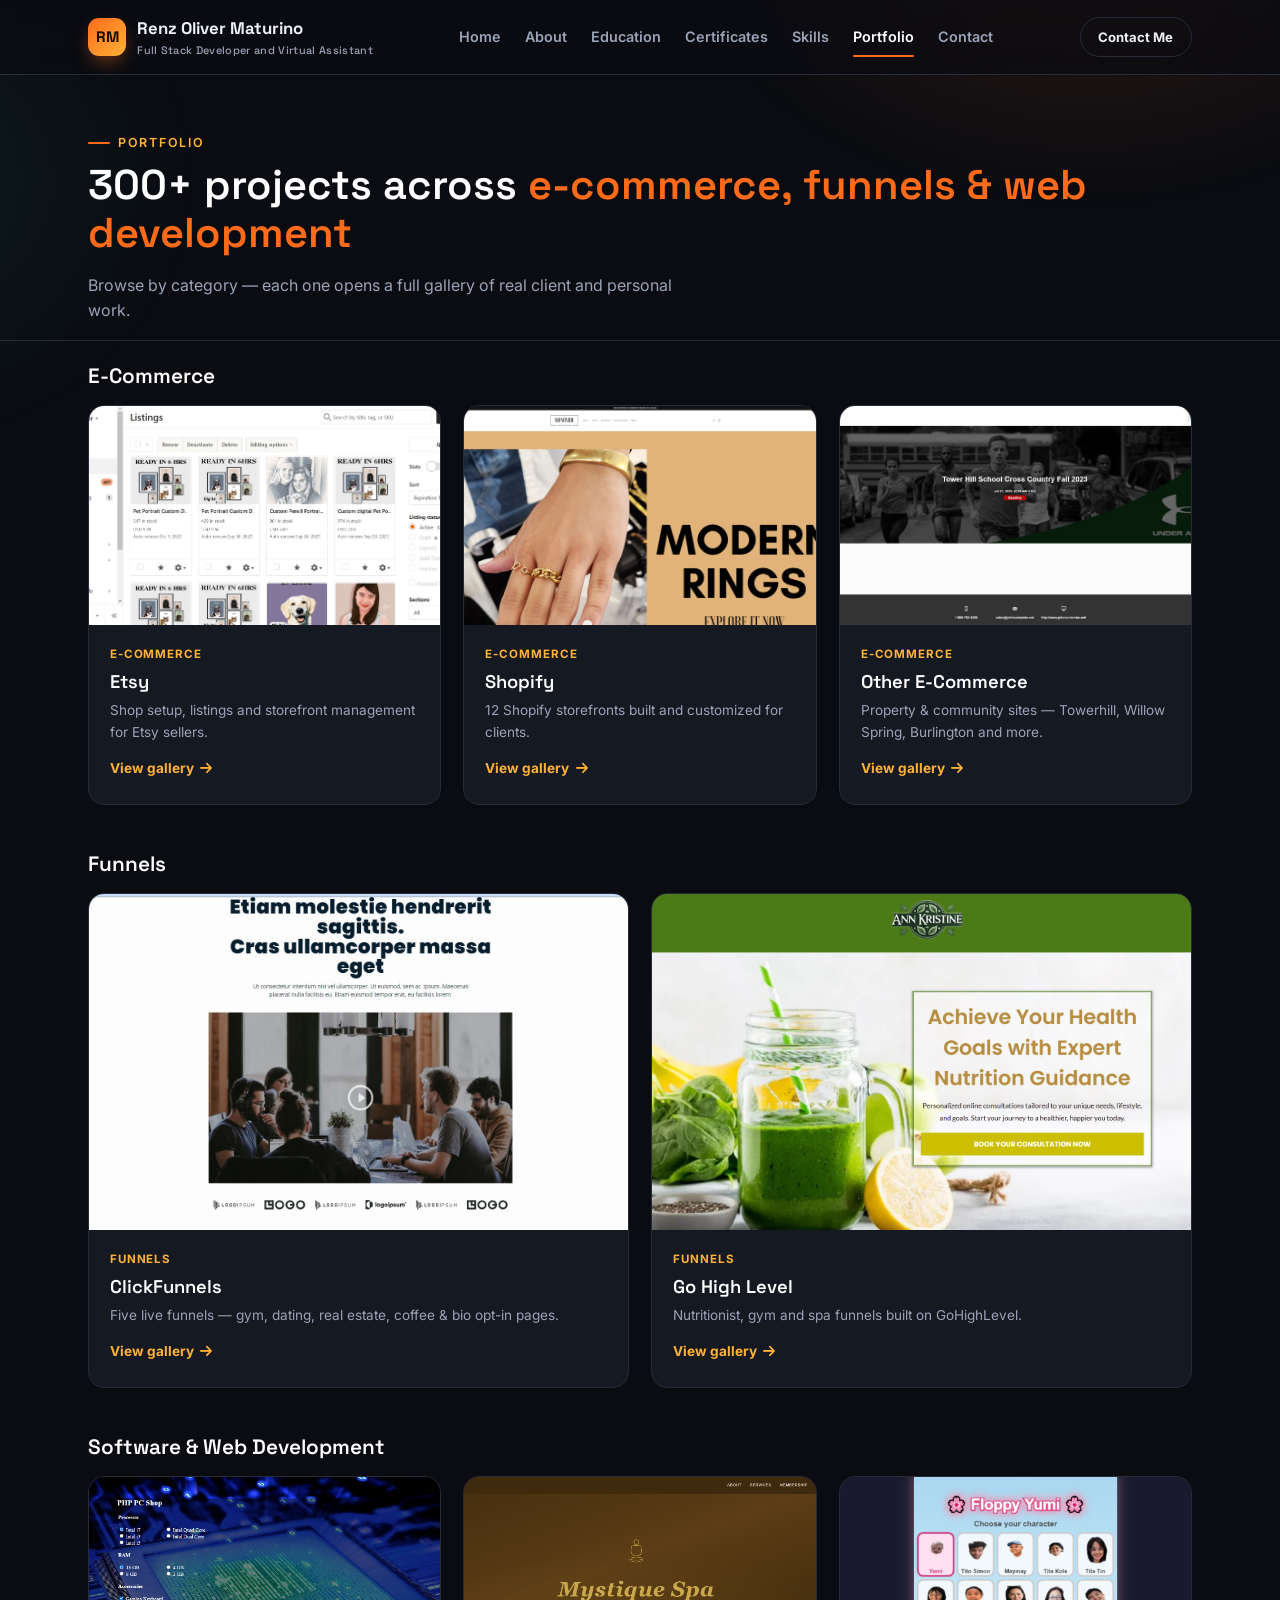
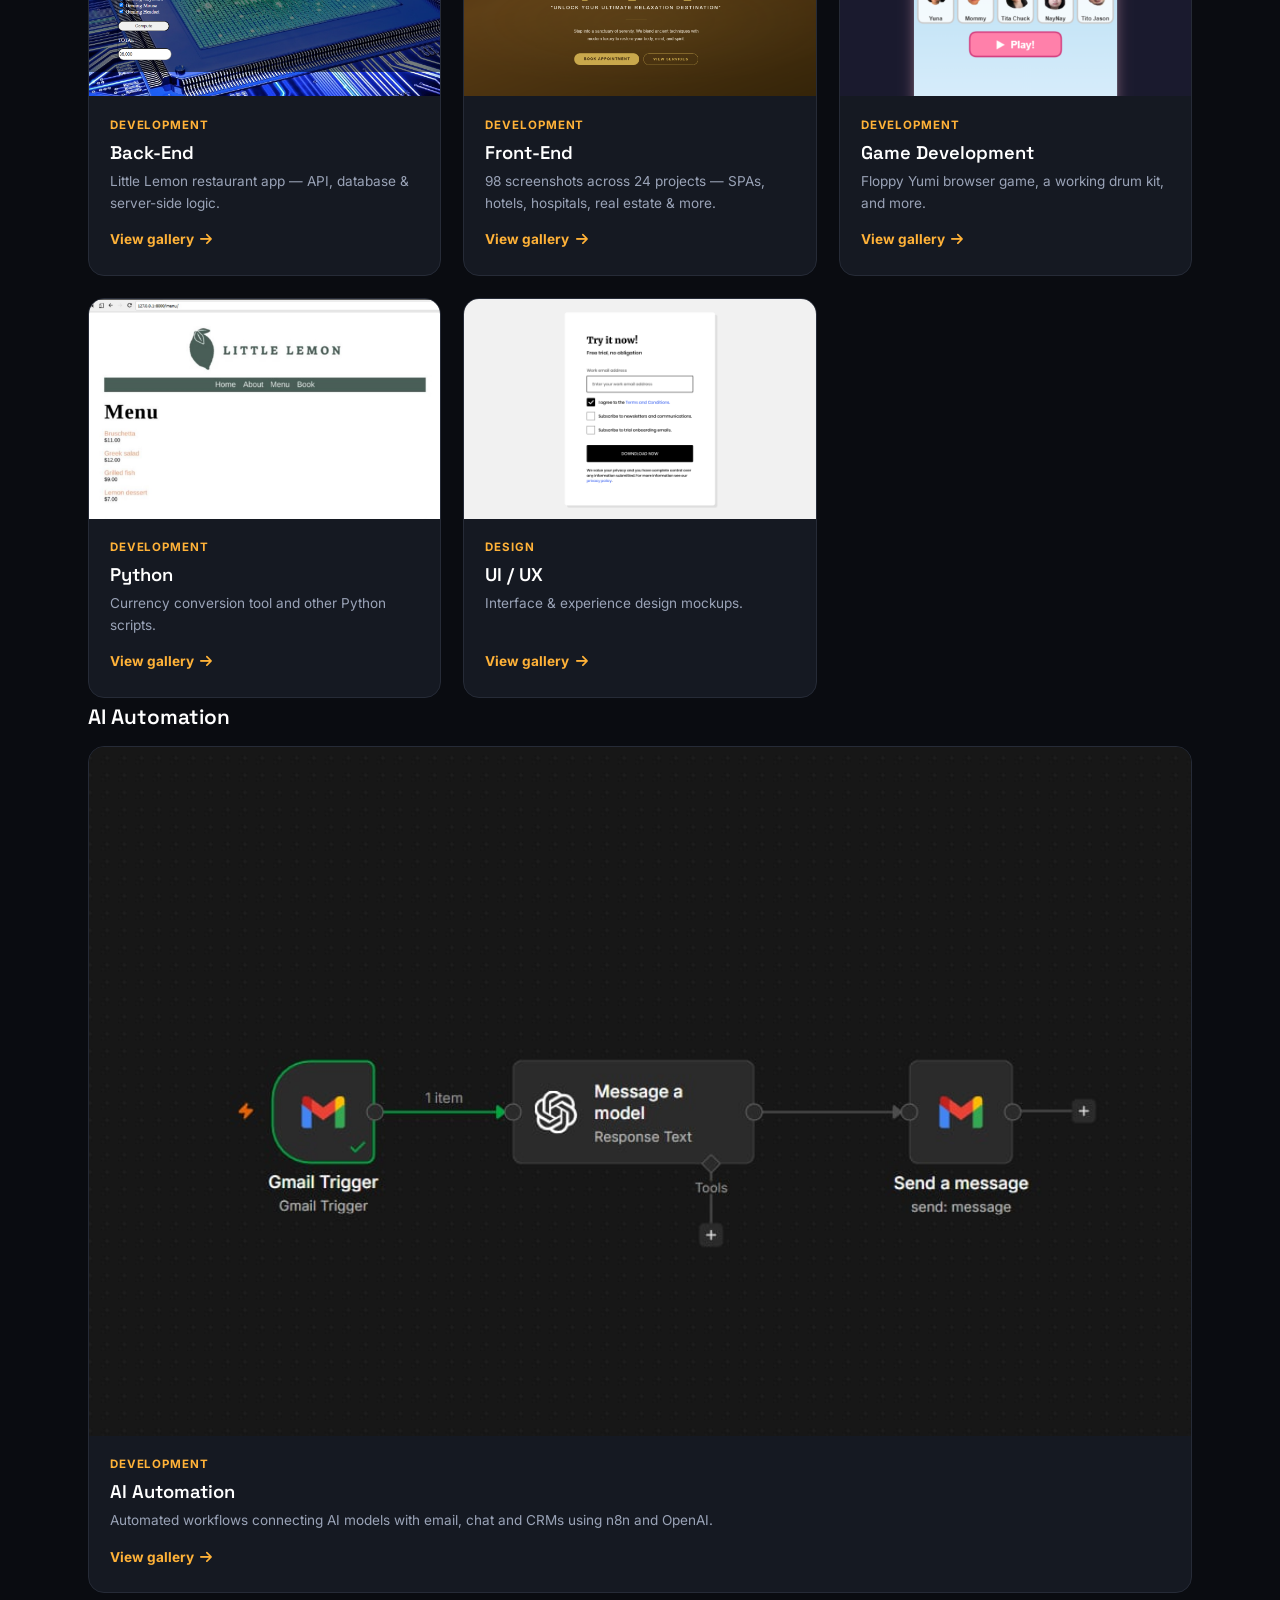
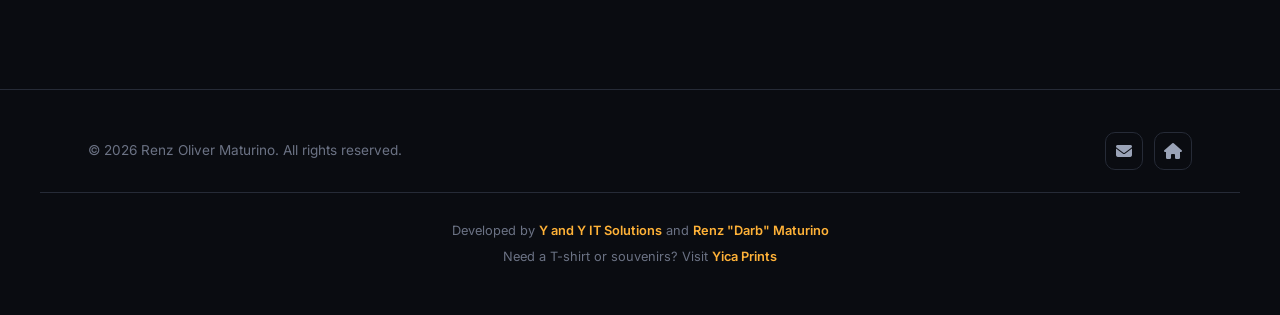
<file: portfolio.html>
<!DOCTYPE html>
<html lang="en">
<head>
<meta charset="UTF-8">
<meta name="viewport" content="width=device-width, initial-scale=1.0">
<title>Portfolio — Renz Oliver Maturino</title>
<link rel="stylesheet" href="https://cdnjs.cloudflare.com/ajax/libs/font-awesome/6.5.1/css/all.min.css">
<link rel="stylesheet" href="css/style.css">
</head>
<body>

<header>
  <div class="nav">
    <a class="brand" href="index.html">
      <span class="brand__mark">RM</span>
      <span>Renz Oliver Maturino<small>Full Stack Developer and Virtual Assistant</small></span>
    </a>
    <nav class="navlinks">
      <a href="index.html#home">Home</a>
      <a href="index.html#about">About</a>
      <a href="index.html#education">Education</a>
      <a href="index.html#certificates">Certificates</a>
      <a href="index.html#skills">Skills</a>
      <a href="portfolio.html" class="active">Portfolio</a>
      <a href="index.html#contact">Contact</a>
    </nav>
    <div class="navcta">
      <a href="index.html#contact" class="btn sm ghost">Contact Me</a>
      <button class="menu-btn" aria-label="Toggle menu"><i class="fas fa-bars"></i></button>
    </div>
  </div>
</header>

<main>
<section class="page-hero">
  <div class="wrap">
    <span class="eyebrow">Portfolio</span>
    <h1 class="section-title">300+ projects across <span>e-commerce, funnels &amp; web development</span></h1>
    <p class="section-sub mb-0">Browse by category — each one opens a full gallery of real client and personal work.</p>
  </div>
</section>

<section style="padding-top:1rem;">
  <div class="wrap">
    <h2 class="section-title" style="font-size:1.3rem;">E-Commerce</h2>
    <div class="cat-grid" style="margin-bottom:3rem;">
      <a class="cat-card" href="etsy.html">
        <div class="cat-card__img"><img src="images/etsy/pic.jpg" alt="Etsy projects" loading="lazy"></div>
        <div class="cat-card__body"><span class="tag">E-Commerce</span><h3>Etsy</h3><p>Shop setup, listings and storefront management for Etsy sellers.</p><span class="go">View gallery <i class="fas fa-arrow-right"></i></span></div>
      </a>
      <a class="cat-card" href="shopify.html">
        <div class="cat-card__img"><img src="images/shopify/shopify1.png" alt="Shopify projects" loading="lazy"></div>
        <div class="cat-card__body"><span class="tag">E-Commerce</span><h3>Shopify</h3><p>12 Shopify storefronts built and customized for clients.</p><span class="go">View gallery <i class="fas fa-arrow-right"></i></span></div>
      </a>
      <a class="cat-card" href="other-ecommerce.html">
        <div class="cat-card__img"><img src="images/omg/tower1.JPG" alt="Other e-commerce projects" loading="lazy"></div>
        <div class="cat-card__body"><span class="tag">E-Commerce</span><h3>Other E-Commerce</h3><p>Property &amp; community sites — Towerhill, Willow Spring, Burlington and more.</p><span class="go">View gallery <i class="fas fa-arrow-right"></i></span></div>
      </a>
    </div>

    <h2 class="section-title" style="font-size:1.3rem;">Funnels</h2>
    <div class="cat-grid" style="margin-bottom:3rem;">
      <a class="cat-card" href="clickfunnels.html">
        <div class="cat-card__img"><img src="images/click-funnels/funnel2.jpg" alt="ClickFunnels projects" loading="lazy"></div>
        <div class="cat-card__body"><span class="tag">Funnels</span><h3>ClickFunnels</h3><p>Five live funnels — gym, dating, real estate, coffee &amp; bio opt-in pages.</p><span class="go">View gallery <i class="fas fa-arrow-right"></i></span></div>
      </a>
      <a class="cat-card" href="gohighlevel.html">
        <div class="cat-card__img"><img src="images/ghl/ghl1.PNG" alt="Go High Level projects" loading="lazy"></div>
        <div class="cat-card__body"><span class="tag">Funnels</span><h3>Go High Level</h3><p>Nutritionist, gym and spa funnels built on GoHighLevel.</p><span class="go">View gallery <i class="fas fa-arrow-right"></i></span></div>
      </a>
    </div>

    <h2 class="section-title" style="font-size:1.3rem;">Software &amp; Web Development</h2>
    <div class="cat-grid">
      <a class="cat-card" href="backend.html">
        <div class="cat-card__img"><img src="images/back-end/pc.PNG" alt="Back-end projects" loading="lazy"></div>
        <div class="cat-card__body"><span class="tag">Development</span><h3>Back-End</h3><p>Little Lemon restaurant app — API, database &amp; server-side logic.</p><span class="go">View gallery <i class="fas fa-arrow-right"></i></span></div>
      </a>
      <a class="cat-card" href="frontend.html">
        <div class="cat-card__img"><img src="images/mystique1.PNG" alt="Front-end projects" loading="lazy"></div>
        <div class="cat-card__body"><span class="tag">Development</span><h3>Front-End</h3><p>98 screenshots across 24 projects — SPAs, hotels, hospitals, real estate &amp; more.</p><span class="go">View gallery <i class="fas fa-arrow-right"></i></span></div>
      </a>
      <a class="cat-card" href="game.html">
        <div class="cat-card__img"><img src="images/floppy-yumi1.PNG" alt="Game dev projects" loading="lazy"></div>
        <div class="cat-card__body"><span class="tag">Development</span><h3>Game Development</h3><p>Floppy Yumi browser game, a working drum kit, and more.</p><span class="go">View gallery <i class="fas fa-arrow-right"></i></span></div>
      </a>
      <a class="cat-card" href="python.html">
        <div class="cat-card__img"><img src="images/python/python1.jpg" alt="Python projects" loading="lazy"></div>
        <div class="cat-card__body"><span class="tag">Development</span><h3>Python</h3><p>Currency conversion tool and other Python scripts.</p><span class="go">View gallery <i class="fas fa-arrow-right"></i></span></div>
      </a>
      <a class="cat-card" href="uiux.html">
        <div class="cat-card__img"><img src="images/uiux/ui1.png" alt="UI/UX projects" loading="lazy"></div>
        <div class="cat-card__body"><span class="tag">Design</span><h3>UI / UX</h3><p>Interface &amp; experience design mockups.</p><span class="go">View gallery <i class="fas fa-arrow-right"></i></span></div>
      </a>
    </div>

    <h2 class="section-title" style="font-size:1.3rem;">AI Automation</h2>
    <div class="cat-grid">
      <a class="cat-card" href="ai-automation.html">
        <div class="cat-card__img"><img src="images/ai-automation/gmail-automation1.jpg" alt="AI automation projects" loading="lazy"></div>
        <div class="cat-card__body"><span class="tag">Development</span><h3>AI Automation</h3><p>Automated workflows connecting AI models with email, chat and CRMs using n8n and OpenAI.</p><span class="go">View gallery <i class="fas fa-arrow-right"></i></span></div>
      </a>
    </div>
  </div>
</section>
</main>

<footer>
  <div class="wrap footer__row">
    <p>&copy; 2026 Renz Oliver Maturino. All rights reserved.</p>
    <div class="social">
      <a href="mailto:renzmaturino28@gmail.com" aria-label="Email"><i class="fas fa-envelope"></i></a>
      <a href="index.html" aria-label="Home"><i class="fas fa-house"></i></a>
    </div>
  </div>
  <div class="wrap footer__credits"><p>Developed by <a href="https://www.yandyitsolutions.com" target="_blank" rel="noopener">Y and Y IT Solutions</a> and <a href="https://www.renzmaturino.site" target="_blank" rel="noopener">Renz "Darb" Maturino</a></p><p>Need a T-shirt or souvenirs? Visit <a href="https://www.yicaprints.site" target="_blank" rel="noopener">Yica Prints</a></p></div>
</footer>

<a href="#home" class="scrolltop" aria-label="Scroll to top"><i class="fas fa-arrow-up"></i></a>

<script src="js/main.js"></script>
</body>
</html>
</file>
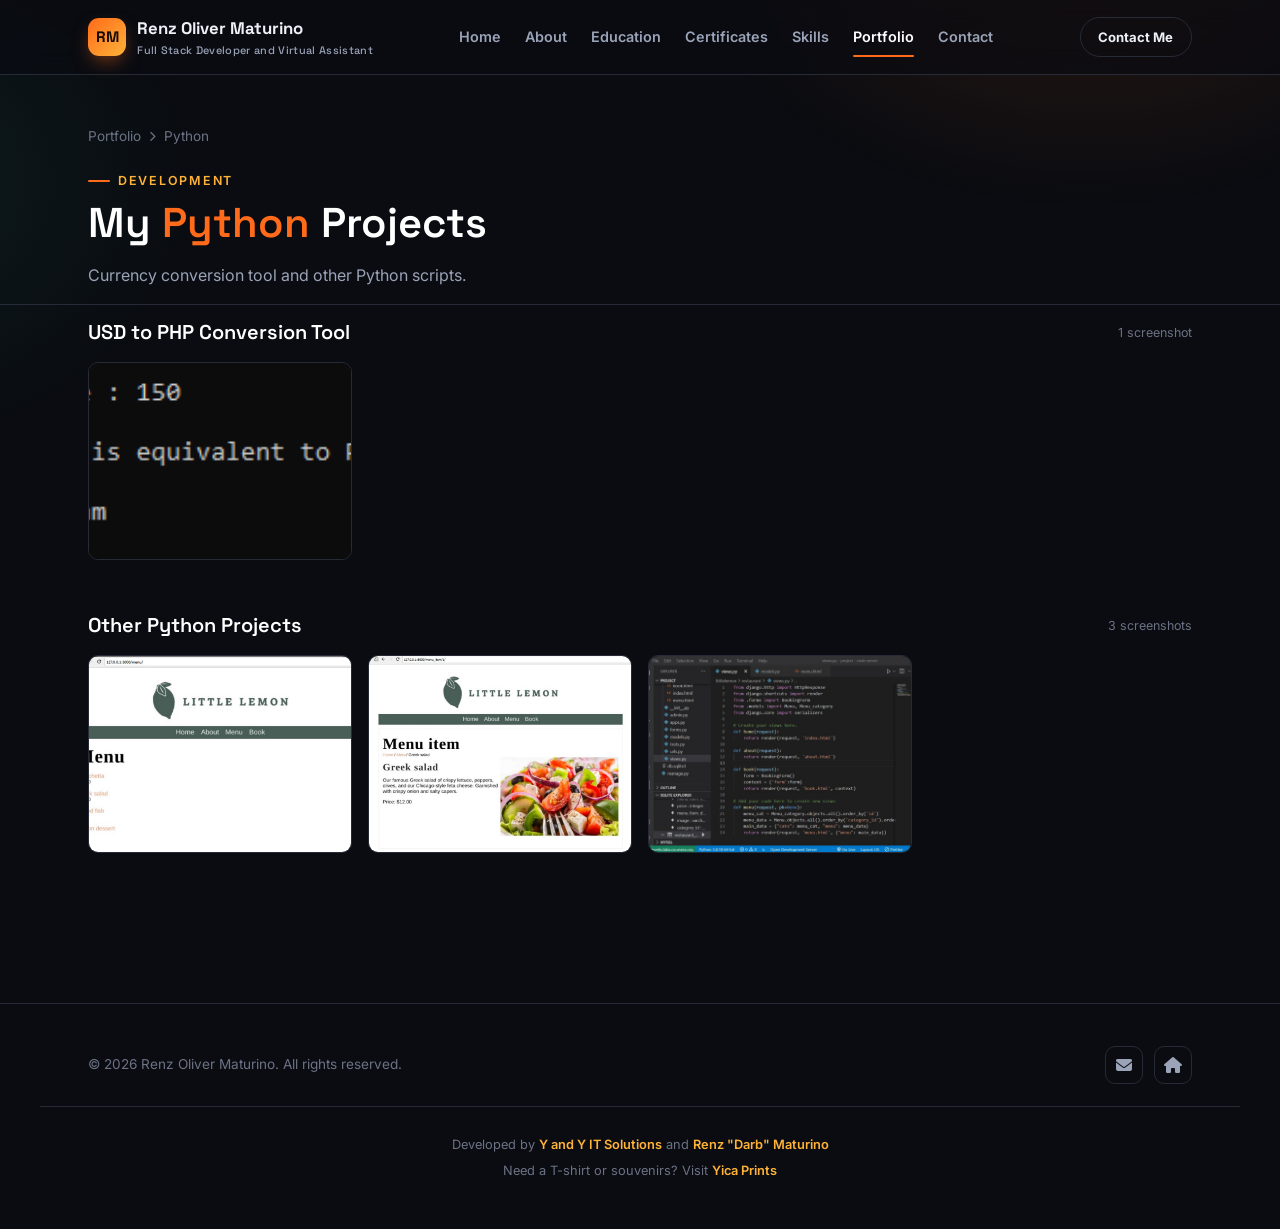
<file: python.html>
<!DOCTYPE html>
<html lang="en">
<head>
<meta charset="UTF-8">
<meta name="viewport" content="width=device-width, initial-scale=1.0">
<title>Python Projects — Renz Oliver Maturino</title>
<link rel="stylesheet" href="https://cdnjs.cloudflare.com/ajax/libs/font-awesome/6.5.1/css/all.min.css">
<link rel="stylesheet" href="css/style.css">
</head>
<body>

<header>
  <div class="nav">
    <a class="brand" href="index.html"><span class="brand__mark">RM</span><span>Renz Oliver Maturino<small>Full Stack Developer and Virtual Assistant</small></span></a>
    <nav class="navlinks">
      <a href="index.html#home">Home</a>
      <a href="index.html#about">About</a>
      <a href="index.html#education">Education</a>
      <a href="index.html#certificates">Certificates</a>
      <a href="index.html#skills">Skills</a>
      <a href="portfolio.html" class="active">Portfolio</a>
      <a href="index.html#contact">Contact</a>
    </nav>
    <div class="navcta"><a href="index.html#contact" class="btn sm ghost">Contact Me</a><button class="menu-btn" aria-label="Toggle menu"><i class="fas fa-bars"></i></button></div>
  </div>
</header>

<main>
<section class="page-hero">
  <div class="wrap">
    <div class="breadcrumb"><a href="portfolio.html">Portfolio</a> <i class="fas fa-chevron-right" style="font-size:.65rem;"></i> <span>Python</span></div>
    <span class="eyebrow">Development</span>
    <h1 class="section-title">My <span>Python</span> Projects</h1>
    <p class="section-sub mb-0">Currency conversion tool and other Python scripts.</p>
  </div>
</section>
<section style="padding-top:1rem;">
  <div class="wrap"><div id="gallery-container"></div></div>
</section>
</main>

<footer>
  <div class="wrap footer__row">
    <p>&copy; 2026 Renz Oliver Maturino. All rights reserved.</p>
    <div class="social"><a href="mailto:renzmaturino28@gmail.com" aria-label="Email"><i class="fas fa-envelope"></i></a><a href="index.html" aria-label="Home"><i class="fas fa-house"></i></a></div>
  </div>
  <div class="wrap footer__credits"><p>Developed by <a href="https://www.yandyitsolutions.com" target="_blank" rel="noopener">Y and Y IT Solutions</a> and <a href="https://www.renzmaturino.site" target="_blank" rel="noopener">Renz "Darb" Maturino</a></p><p>Need a T-shirt or souvenirs? Visit <a href="https://www.yicaprints.site" target="_blank" rel="noopener">Yica Prints</a></p></div>
</footer>

<a href="#home" class="scrolltop" aria-label="Scroll to top"><i class="fas fa-arrow-up"></i></a>

<script src="js/pages/python-data.js"></script>
<script src="js/gallery.js"></script>
<script>renderProjectGroups('#gallery-container', PROJECT_GROUPS);</script>
<script src="js/main.js"></script>
</body>
</html>
</file>
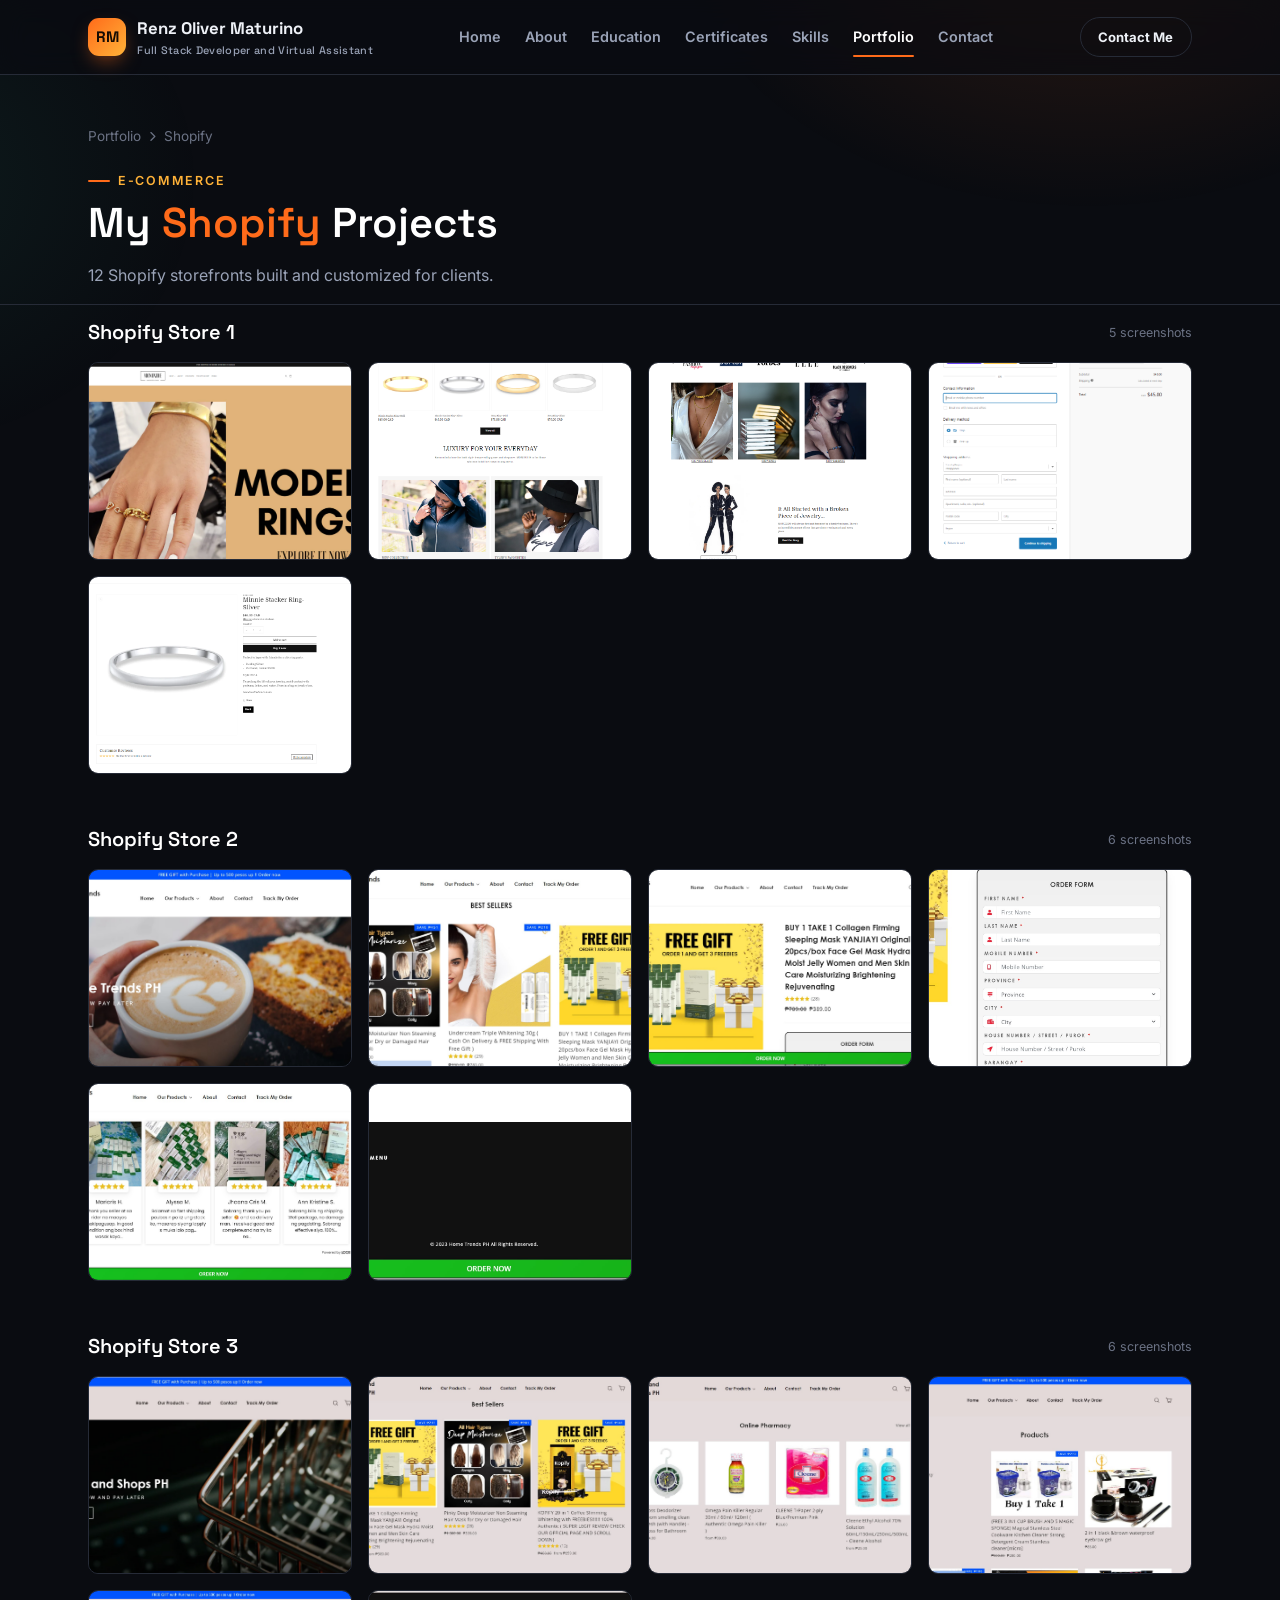
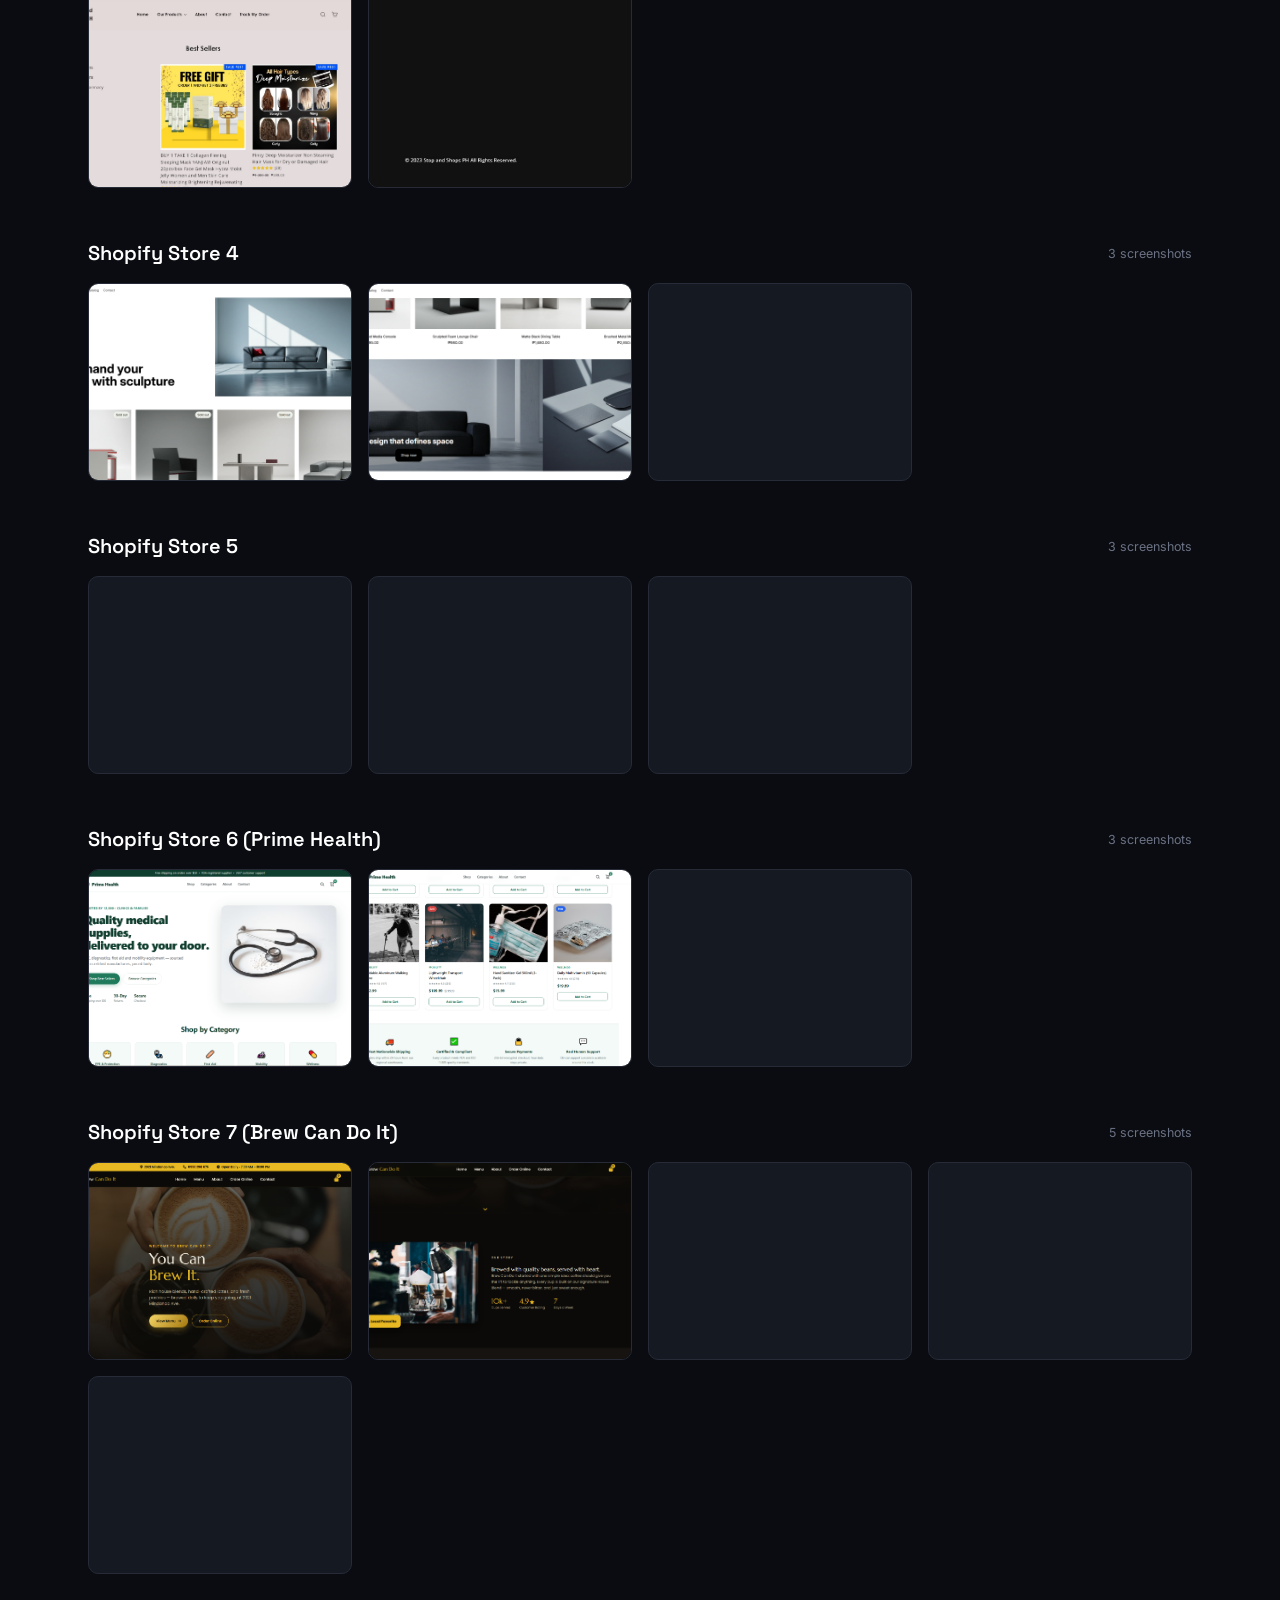
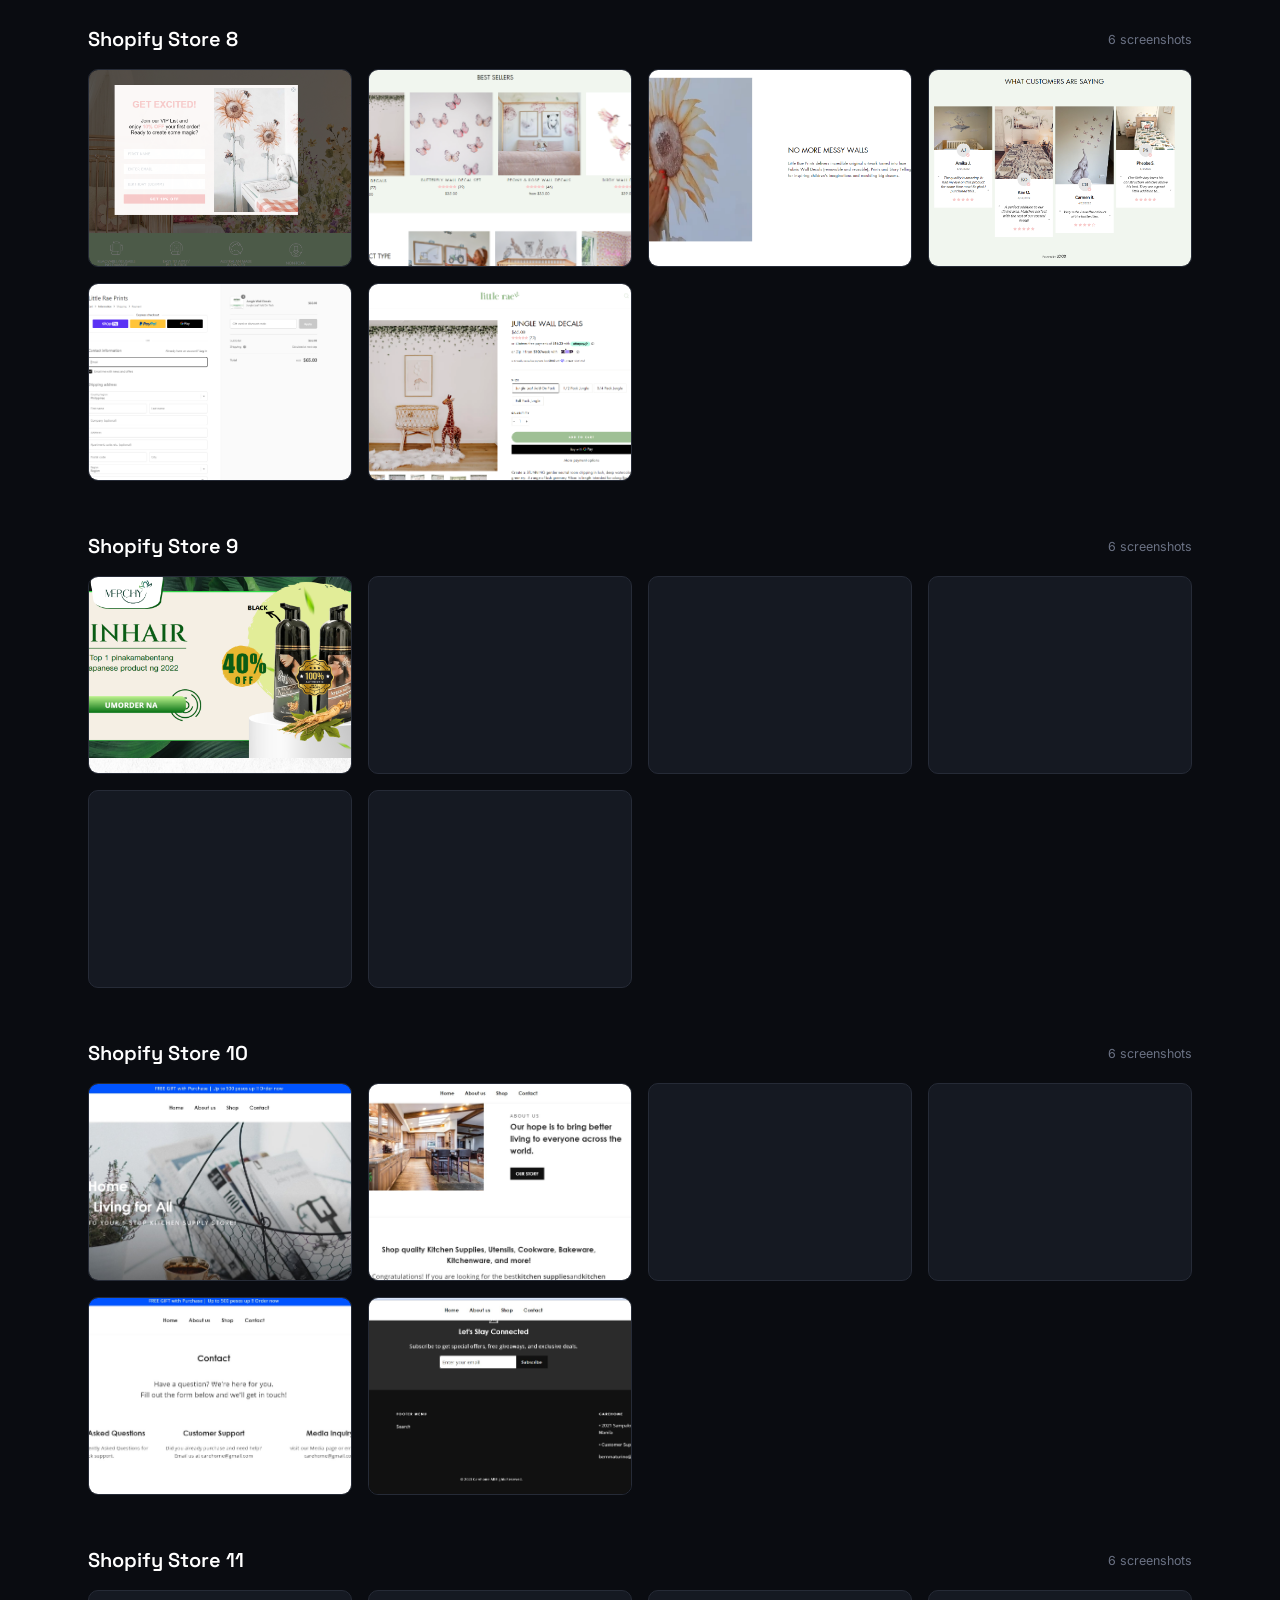
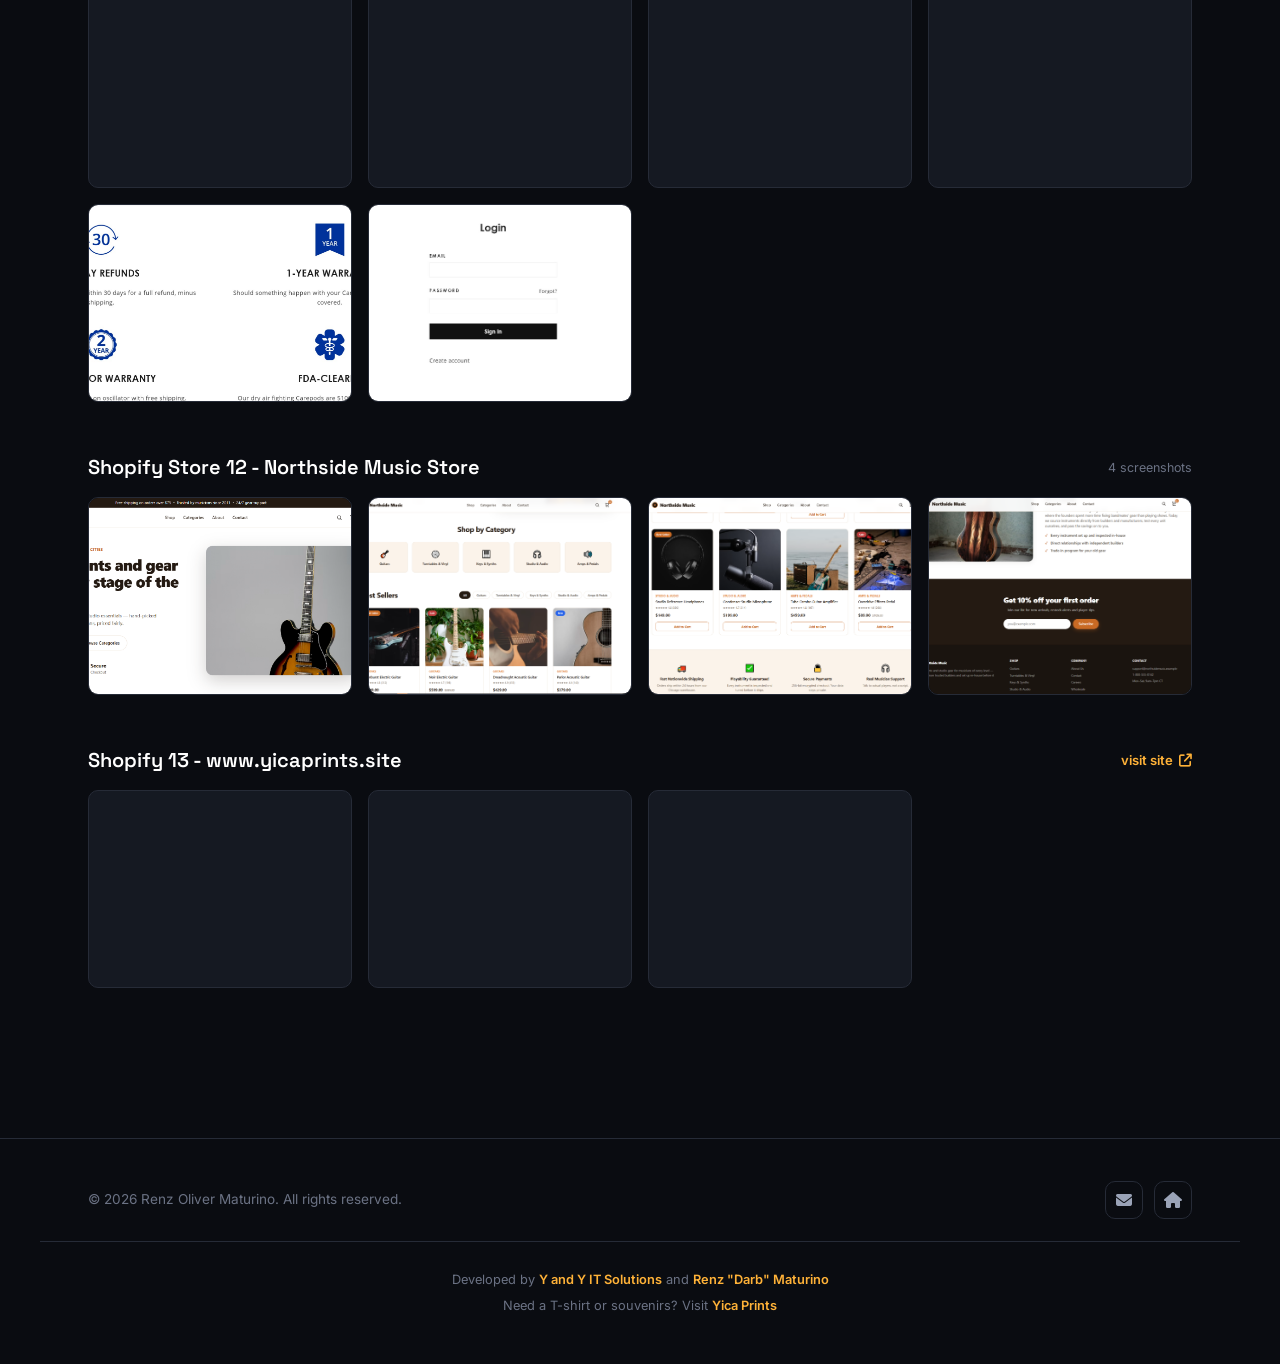
<file: shopify.html>
<!DOCTYPE html>
<html lang="en">
<head>
<meta charset="UTF-8">
<meta name="viewport" content="width=device-width, initial-scale=1.0">
<title>Shopify Projects — Renz Oliver Maturino</title>
<link rel="stylesheet" href="https://cdnjs.cloudflare.com/ajax/libs/font-awesome/6.5.1/css/all.min.css">
<link rel="stylesheet" href="css/style.css">
</head>
<body>

<header>
  <div class="nav">
    <a class="brand" href="index.html"><span class="brand__mark">RM</span><span>Renz Oliver Maturino<small>Full Stack Developer and Virtual Assistant</small></span></a>
    <nav class="navlinks">
      <a href="index.html#home">Home</a>
      <a href="index.html#about">About</a>
      <a href="index.html#education">Education</a>
      <a href="index.html#certificates">Certificates</a>
      <a href="index.html#skills">Skills</a>
      <a href="portfolio.html" class="active">Portfolio</a>
      <a href="index.html#contact">Contact</a>
    </nav>
    <div class="navcta"><a href="index.html#contact" class="btn sm ghost">Contact Me</a><button class="menu-btn" aria-label="Toggle menu"><i class="fas fa-bars"></i></button></div>
  </div>
</header>

<main>
<section class="page-hero">
  <div class="wrap">
    <div class="breadcrumb"><a href="portfolio.html">Portfolio</a> <i class="fas fa-chevron-right" style="font-size:.65rem;"></i> <span>Shopify</span></div>
    <span class="eyebrow">E-Commerce</span>
    <h1 class="section-title">My <span>Shopify</span> Projects</h1>
    <p class="section-sub mb-0">12 Shopify storefronts built and customized for clients.</p>
  </div>
</section>
<section style="padding-top:1rem;">
  <div class="wrap"><div id="gallery-container"></div></div>
</section>
</main>

<footer>
  <div class="wrap footer__row">
    <p>&copy; 2026 Renz Oliver Maturino. All rights reserved.</p>
    <div class="social"><a href="mailto:renzmaturino28@gmail.com" aria-label="Email"><i class="fas fa-envelope"></i></a><a href="index.html" aria-label="Home"><i class="fas fa-house"></i></a></div>
  </div>
  <div class="wrap footer__credits"><p>Developed by <a href="https://www.yandyitsolutions.com" target="_blank" rel="noopener">Y and Y IT Solutions</a> and <a href="https://www.renzmaturino.site" target="_blank" rel="noopener">Renz "Darb" Maturino</a></p><p>Need a T-shirt or souvenirs? Visit <a href="https://www.yicaprints.site" target="_blank" rel="noopener">Yica Prints</a></p></div>
</footer>

<a href="#home" class="scrolltop" aria-label="Scroll to top"><i class="fas fa-arrow-up"></i></a>

<script src="js/pages/shopify-data.js"></script>
<script src="js/gallery.js"></script>
<script>renderProjectGroups('#gallery-container', PROJECT_GROUPS);</script>
<script src="js/main.js"></script>
</body>
</html>
</file>
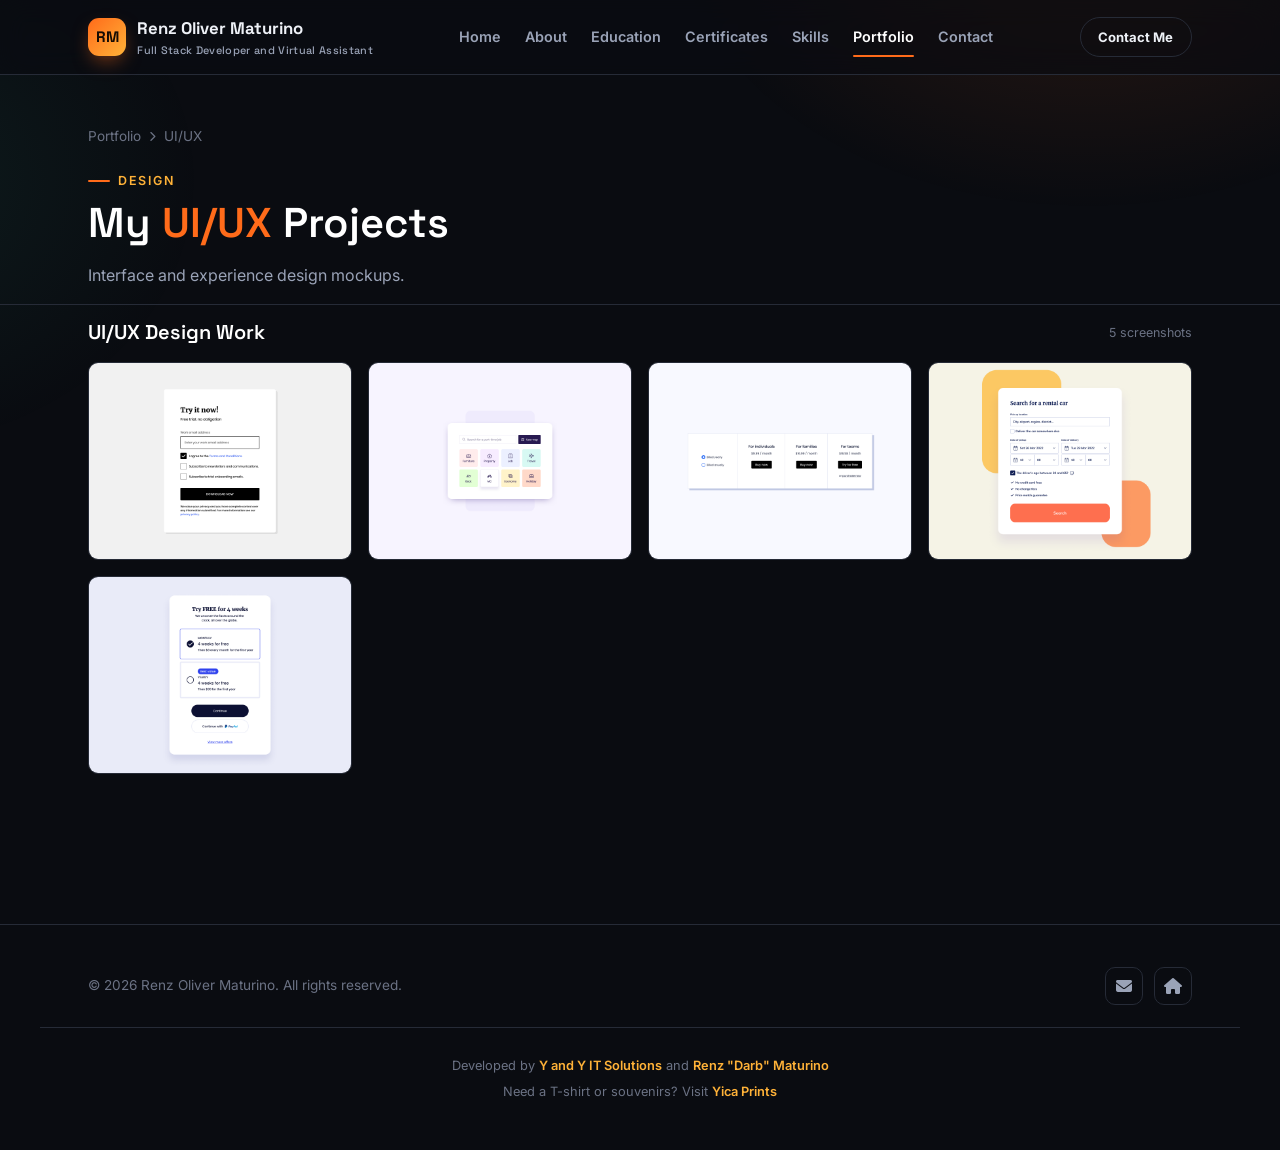
<file: uiux.html>
<!DOCTYPE html>
<html lang="en">
<head>
<meta charset="UTF-8">
<meta name="viewport" content="width=device-width, initial-scale=1.0">
<title>UI/UX Projects — Renz Oliver Maturino</title>
<link rel="stylesheet" href="https://cdnjs.cloudflare.com/ajax/libs/font-awesome/6.5.1/css/all.min.css">
<link rel="stylesheet" href="css/style.css">
</head>
<body>

<header>
  <div class="nav">
    <a class="brand" href="index.html"><span class="brand__mark">RM</span><span>Renz Oliver Maturino<small>Full Stack Developer and Virtual Assistant</small></span></a>
    <nav class="navlinks">
      <a href="index.html#home">Home</a>
      <a href="index.html#about">About</a>
      <a href="index.html#education">Education</a>
      <a href="index.html#certificates">Certificates</a>
      <a href="index.html#skills">Skills</a>
      <a href="portfolio.html" class="active">Portfolio</a>
      <a href="index.html#contact">Contact</a>
    </nav>
    <div class="navcta"><a href="index.html#contact" class="btn sm ghost">Contact Me</a><button class="menu-btn" aria-label="Toggle menu"><i class="fas fa-bars"></i></button></div>
  </div>
</header>

<main>
<section class="page-hero">
  <div class="wrap">
    <div class="breadcrumb"><a href="portfolio.html">Portfolio</a> <i class="fas fa-chevron-right" style="font-size:.65rem;"></i> <span>UI/UX</span></div>
    <span class="eyebrow">Design</span>
    <h1 class="section-title">My <span>UI/UX</span> Projects</h1>
    <p class="section-sub mb-0">Interface and experience design mockups.</p>
  </div>
</section>
<section style="padding-top:1rem;">
  <div class="wrap"><div id="gallery-container"></div></div>
</section>
</main>

<footer>
  <div class="wrap footer__row">
    <p>&copy; 2026 Renz Oliver Maturino. All rights reserved.</p>
    <div class="social"><a href="mailto:renzmaturino28@gmail.com" aria-label="Email"><i class="fas fa-envelope"></i></a><a href="index.html" aria-label="Home"><i class="fas fa-house"></i></a></div>
  </div>
  <div class="wrap footer__credits"><p>Developed by <a href="https://www.yandyitsolutions.com" target="_blank" rel="noopener">Y and Y IT Solutions</a> and <a href="https://www.renzmaturino.site" target="_blank" rel="noopener">Renz "Darb" Maturino</a></p><p>Need a T-shirt or souvenirs? Visit <a href="https://www.yicaprints.site" target="_blank" rel="noopener">Yica Prints</a></p></div>
</footer>

<a href="#home" class="scrolltop" aria-label="Scroll to top"><i class="fas fa-arrow-up"></i></a>

<script src="js/pages/uiux-data.js"></script>
<script src="js/gallery.js"></script>
<script>renderProjectGroups('#gallery-container', PROJECT_GROUPS);</script>
<script src="js/main.js"></script>
</body>
</html>
</file>
<file: css/style.css>
@import url('https://fonts.googleapis.com/css2?family=Space+Grotesk:wght@500;600;700&family=Inter:wght@400;500;600;700;800&display=swap');

:root{
  --bg: #0a0c11;
  --bg-soft: #0f1218;
  --surface: #151922;
  --surface-2: #1b2029;
  --border: #262b37;
  --text: #eef1f7;
  --text-dim: #9aa3b7;
  --text-faint: #6b7284;
  --accent: #ff6b1a;
  --accent-2: #ffb238;
  --accent-soft: rgba(255,107,26,.13);
  --accent-soft-2: rgba(255,107,26,.28);
  --ok: #38d9a9;
  --radius-sm: 10px;
  --radius: 16px;
  --radius-lg: 24px;
  --shadow: 0 20px 50px -20px rgba(0,0,0,.6);
  --maxw: 1200px;
  --ff-head: 'Space Grotesk', 'Inter', sans-serif;
  --ff-body: 'Inter', sans-serif;
}

*,*::before,*::after{ box-sizing: border-box; margin:0; padding:0; }

html{ scroll-behavior: smooth; background: var(--bg); }

body{
  font-family: var(--ff-body);
  background: var(--bg);
  color: var(--text);
  line-height: 1.6;
  overflow-x: hidden;
  -webkit-font-smoothing: antialiased;
}

body::before{
  content:"";
  position: fixed; inset:0;
  background:
    radial-gradient(700px 500px at 85% -10%, rgba(255,107,26,.14), transparent 60%),
    radial-gradient(600px 500px at -10% 20%, rgba(56,217,169,.08), transparent 55%);
  pointer-events: none;
  z-index: 0;
}

img{ max-width:100%; display:block; }
a{ color:inherit; text-decoration:none; }
ul{ list-style:none; }
button{ font: inherit; cursor:pointer; background:none; border:none; color:inherit; }

::selection{ background: var(--accent); color:#120a05; }

::-webkit-scrollbar{ width:10px; }
::-webkit-scrollbar-track{ background: var(--bg-soft); }
::-webkit-scrollbar-thumb{ background: var(--surface-2); border-radius: 10px; }
::-webkit-scrollbar-thumb:hover{ background: var(--accent); }

.wrap{ max-width: var(--maxw); margin:0 auto; padding: 0 clamp(1.25rem, 4vw, 3rem); position: relative; z-index:1; }

.eyebrow{
  display:inline-flex; align-items:center; gap:.5rem;
  font-size:.78rem; letter-spacing:.14em; text-transform:uppercase;
  color: var(--accent-2); font-weight:600;
}
.eyebrow::before{ content:""; width:22px; height:2px; background: var(--accent); border-radius:2px; }

h1,h2,h3,h4{ font-family: var(--ff-head); font-weight:600; line-height:1.15; color:#fff; }

.section-title{ font-size: clamp(1.8rem, 3.4vw, 2.7rem); margin:.5rem 0 1rem; }
.section-title span{ color: var(--accent); }
.section-sub{ color: var(--text-dim); max-width: 640px; margin-bottom: 2.5rem; font-size: 1rem; }

section{ position: relative; padding: 6rem 0; z-index:1; }
section + section{ border-top: 1px solid var(--border); }

/* ---------- Buttons ---------- */
.btn{
  display:inline-flex; align-items:center; gap:.6rem;
  padding: .85rem 1.6rem; border-radius: 999px;
  background: var(--accent); color:#160c04; font-weight:700; font-size:.92rem;
  box-shadow: 0 10px 30px -8px rgba(255,107,26,.55);
  transition: transform .25s ease, box-shadow .25s ease, background .25s ease;
  border: 1px solid transparent;
}
.btn:hover{ transform: translateY(-2px); box-shadow: 0 16px 36px -8px rgba(255,107,26,.7); }
.btn.ghost{
  background: transparent; color: var(--text); border:1px solid var(--border);
  box-shadow:none;
}
.btn.ghost:hover{ border-color: var(--accent); color: var(--accent-2); transform: translateY(-2px); }
.btn.sm{ padding:.55rem 1.1rem; font-size:.82rem; }

/* ---------- Header / Nav ---------- */
header{
  position: sticky; top:0; z-index:100;
  backdrop-filter: blur(14px) saturate(140%);
  background: rgba(10,12,17,.72);
  border-bottom: 1px solid var(--border);
}
.nav{
  max-width: var(--maxw); margin:0 auto; padding: 0 clamp(1.25rem,4vw,3rem);
  display:flex; align-items:center; justify-content:space-between; gap:1.5rem;
  height: 74px;
}
.brand{ display:flex; align-items:center; gap:.7rem; font-family: var(--ff-head); font-weight:700; font-size:1.05rem; flex-shrink:0; white-space:nowrap; }
.brand__mark{
  width:38px; height:38px; border-radius:11px; flex-shrink:0;
  background: linear-gradient(135deg, var(--accent), var(--accent-2));
  display:flex; align-items:center; justify-content:center;
  color:#160c04; font-weight:800; font-size:.95rem;
  box-shadow: 0 8px 20px -6px rgba(255,107,26,.6);
}
.brand small{ display:block; font-weight:500; color: var(--text-dim); font-size:.68rem; letter-spacing:.03em; white-space:nowrap; }

.navlinks{ display:flex; align-items:center; gap: 1.5rem; flex-shrink:0; }
.navlinks a{
  font-size:.9rem; color: var(--text-dim); font-weight:600; position:relative; padding:.3rem 0;
  transition: color .2s ease;
}
.navlinks a:hover, .navlinks a.active{ color:#fff; }
.navlinks a::after{
  content:""; position:absolute; left:0; bottom:-4px; height:2px; width:0%;
  background: var(--accent); transition: width .25s ease; border-radius:2px;
}
.navlinks a:hover::after, .navlinks a.active::after{ width:100%; }

.navcta{ display:flex; align-items:center; gap:1rem; }

.menu-btn{
  display:none; width:42px; height:42px; border-radius:10px; border:1px solid var(--border);
  align-items:center; justify-content:center; color:#fff; font-size:1.1rem;
}

@media (max-width: 880px){
  .navlinks{
    position:fixed; inset: 74px 0 0 0; height: calc(100vh - 74px);
    background: rgba(9,11,15,.98); backdrop-filter: blur(10px);
    flex-direction:column; justify-content:flex-start; align-items:flex-start;
    padding: 2rem clamp(1.25rem,6vw,3rem); gap:1.6rem;
    transform: translateX(100%); transition: transform .35s ease;
    border-top: 1px solid var(--border);
  }
  .navlinks.open{ transform: translateX(0); }
  .navlinks a{ font-size:1.15rem; }
  .menu-btn{ display:flex; }
  .navcta a.btn{ display:none; }
}

/* ---------- Hero ---------- */
.hero{ padding: 5rem 0 6rem; border-top:none; }
.hero__grid{
  display:grid; grid-template-columns: 1.1fr .9fr; gap: 3rem; align-items:center;
}
.hero__kicker{ color: var(--accent-2); font-weight:700; letter-spacing:.08em; text-transform:uppercase; font-size:.85rem; margin-bottom:1rem; display:block;}
.hero h1{ font-size: clamp(2.2rem, 5vw, 3.6rem); margin-bottom:1.2rem; }
.hero h1 .accent{ color: var(--accent); }
.hero p.lead{ color: var(--text-dim); font-size:1.08rem; max-width:520px; margin-bottom:2rem; }
.hero__actions{ display:flex; gap:1rem; flex-wrap:wrap; }
.hero__stats{ display:flex; gap:2rem; margin-top:2.6rem; flex-wrap:wrap; }
.hero__stats div b{ display:block; font-family: var(--ff-head); font-size:1.6rem; color:#fff; }
.hero__stats div span{ color: var(--text-faint); font-size:.8rem; }

.hero__portrait{ position:relative; justify-self:center; }
.hero__portrait .ring{
  position:absolute; inset:-18px; border-radius: 32px;
  background: conic-gradient(from 140deg, var(--accent), var(--accent-2), transparent 60%);
  filter: blur(2px); opacity:.55; animation: spin 10s linear infinite;
}
@keyframes spin{ to{ transform: rotate(360deg); } }
.hero__portrait img{
  position:relative; width: 300px; height:360px; object-fit:cover; border-radius:26px;
  border: 1px solid var(--border); box-shadow: var(--shadow);
}
.hero__badge{
  position:absolute; bottom:-18px; left:-18px; background: var(--surface);
  border:1px solid var(--border); border-radius: var(--radius-sm);
  padding:.8rem 1rem; display:flex; align-items:center; gap:.6rem; box-shadow: var(--shadow);
}
.hero__badge i{ color: var(--accent); }
.hero__badge b{ display:block; font-size:.85rem; }
.hero__badge span{ font-size:.72rem; color: var(--text-faint); }

@media (max-width: 880px){
  .hero__grid{ grid-template-columns:1fr; }
  .hero__portrait{ order:-1; margin-bottom:1rem; }
  .hero__portrait img{ width:220px; height:260px; }
}

/* ---------- About ---------- */
.about__grid{ display:grid; grid-template-columns: 1fr 1fr; gap:3rem; }
.info-list h4{ color: var(--text-faint); font-weight:600; font-size:.78rem; text-transform:uppercase; letter-spacing:.08em; }
.info-list .row{ display:flex; justify-content:space-between; padding:.85rem 0; border-bottom:1px solid var(--border); }
.info-list .row span:first-child{ color: var(--text-dim); }
.info-list .row span:last-child{ font-weight:600; }
.info-list{ margin-bottom: 1.8rem; }

.stat-grid{ display:grid; grid-template-columns: repeat(2,1fr); gap:1rem; }
.stat-card{
  background: var(--surface); border:1px solid var(--border); border-radius: var(--radius);
  padding: 1.4rem 1.3rem; transition: transform .25s ease, border-color .25s ease;
}
.stat-card:hover{ transform: translateY(-4px); border-color: var(--accent-soft-2); }
.stat-card b{ font-family: var(--ff-head); font-size:2rem; color: var(--accent); display:block; }
.stat-card span{ color: var(--text-dim); font-size:.85rem; }

@media (max-width: 780px){ .about__grid{ grid-template-columns:1fr; } }

/* ---------- Timeline (education) ---------- */
.timeline{ position:relative; padding-left: 2rem; }
.timeline::before{ content:""; position:absolute; left:6px; top:6px; bottom:6px; width:2px; background: linear-gradient(var(--accent), transparent); }
.tl-item{ position:relative; padding-bottom: 2.4rem; }
.tl-item:last-child{ padding-bottom:0; }
.tl-item::before{
  content:""; position:absolute; left:-2rem; top:4px; width:14px; height:14px; border-radius:50%;
  background: var(--bg); border:3px solid var(--accent);
}
.tl-year{ display:inline-block; font-family: var(--ff-head); color: var(--accent-2); font-weight:700; font-size:.85rem; margin-bottom:.4rem; }
.tl-item h3{ font-size:1.15rem; margin-bottom:.35rem; }
.tl-item p{ color: var(--text-dim); font-size:.92rem; max-width:520px; }

/* ---------- Skills ---------- */
.skills-grid{ display:grid; grid-template-columns: repeat(2, 1fr); gap: .9rem 2.4rem; }
.skill{ }
.skill__top{ display:flex; justify-content:space-between; font-size:.9rem; margin-bottom:.4rem; }
.skill__top b{ font-weight:600; }
.skill__top span{ color: var(--text-faint); font-family: var(--ff-head); }
.skill__bar{ height:7px; border-radius:6px; background: var(--surface-2); overflow:hidden; }
.skill__bar i{ display:block; height:100%; border-radius:6px; background: linear-gradient(90deg, var(--accent), var(--accent-2)); width:0%; transition: width 1.1s cubic-bezier(.2,.8,.2,1); }
@media (max-width:700px){ .skills-grid{ grid-template-columns:1fr; } }

/* ---------- Certificates ---------- */
.cert-tabs{ display:flex; flex-wrap:wrap; gap:.6rem; margin-bottom:2.2rem; }
.cert-tab{
  padding:.55rem 1.1rem; border-radius:999px; border:1px solid var(--border); font-size:.82rem;
  color: var(--text-dim); font-weight:600; transition: all .2s ease;
}
.cert-tab.active, .cert-tab:hover{ background: var(--accent-soft); color: var(--accent-2); border-color: var(--accent-soft-2); }

.cert-count{ color: var(--text-faint); font-size:.85rem; margin-bottom:2.5rem; }

.cert-category{ margin-bottom: 3rem; }
.cert-category__head{ display:flex; align-items:baseline; gap:.8rem; margin-bottom:1.1rem; }
.cert-category__head h3{ font-size:1.2rem; }
.cert-category__head span{ color: var(--text-faint); font-size:.82rem; }

.cert-grid{ display:grid; grid-template-columns: repeat(auto-fill, minmax(150px,1fr)); gap:1rem; }
.cert-thumb{
  border-radius: var(--radius-sm); overflow:hidden; border:1px solid var(--border); background: var(--surface);
  aspect-ratio: 3/4; position:relative;
}
.cert-thumb img{ width:100%; height:100%; object-fit:cover; transition: transform .4s ease; }
.cert-thumb:hover img{ transform: scale(1.08); }
.cert-thumb.pdf{ display:flex; flex-direction:column; align-items:center; justify-content:center; gap:.5rem; color: var(--text-dim); }
.cert-thumb.pdf i{ font-size:1.8rem; color: var(--accent); }
.cert-thumb.pdf span{ font-size:.72rem; text-align:center; padding:0 .5rem; }

/* ---------- Project galleries (category pages) ---------- */
.page-hero{ padding: 3.2rem 0 1rem; }
.page-hero h1{ font-size: clamp(1.8rem, 4vw, 2.6rem); }
.page-hero p{ color: var(--text-dim); margin-top:.6rem; max-width:600px; }
.breadcrumb{ color: var(--text-faint); font-size:.85rem; margin-bottom:1rem; display:flex; gap:.5rem; align-items:center; }
.breadcrumb a:hover{ color: var(--accent-2); }

.automation-section{ margin-bottom: 3.6rem; }
.automation-section__head{ display:flex; align-items:baseline; gap:1rem; flex-wrap:wrap; margin-bottom:1.8rem; padding-bottom:1rem; border-bottom:1px solid var(--border); }
.automation-section__head h2{ font-size:1.4rem; display:flex; align-items:center; gap:.6rem; }
.automation-section__head h2 i{ color: var(--accent); font-size:1.1rem; }
.automation-section__note{ color: var(--text-faint); font-size:.82rem; }

.project-group{ margin-bottom: 3.4rem; }
.project-group__head{ display:flex; align-items:center; justify-content:space-between; gap:1rem; margin-bottom:1.1rem; flex-wrap:wrap; }
.project-group__head h3{ font-size:1.25rem; }
.project-group__head a{ font-size:.82rem; color: var(--accent-2); font-weight:600; display:inline-flex; align-items:center; gap:.4rem; }
.project-group__desc{ color: var(--text-dim); font-size:.92rem; max-width:640px; margin:-.5rem 0 1.1rem; }
.project-group__tools{ color: var(--accent); font-size:.78rem; font-weight:500; margin:-.9rem 0 1.1rem; }
.project-group__count{ color: var(--text-faint); font-size:.78rem; }

.project-video{ border-radius: var(--radius-sm); overflow:hidden; border:1px solid var(--border); background:#000; }
.project-video video{ display:block; width:100%; max-height:70vh; }
.recent-card .project-video{ margin: 1.4rem 1.6rem 1.6rem; }

.thumb-grid{ display:grid; grid-template-columns: repeat(auto-fill, minmax(220px,1fr)); gap:1rem; }
.thumb{
  border-radius: var(--radius-sm); overflow:hidden; border:1px solid var(--border); background: var(--surface);
  aspect-ratio: 4/3; position:relative;
}
.thumb img{ width:100%; height:100%; object-fit:cover; transition: transform .45s ease; }
.thumb:hover img{ transform: scale(1.08); }
.thumb::after{
  content:"\f00e"; font-family:"Font Awesome 5 Free"; font-weight:900; position:absolute; inset:0;
  display:flex; align-items:center; justify-content:center; color:#fff; font-size:1.1rem;
  background: rgba(10,12,17,0); opacity:0; transition: all .25s ease;
}
.thumb:hover::after{ background: rgba(10,12,17,.45); opacity:1; }

/* Category overview cards on portfolio.html */
.cat-grid{ display:grid; grid-template-columns: repeat(auto-fit, minmax(260px,1fr)); gap:1.4rem; }
.cat-card{
  background: var(--surface); border:1px solid var(--border); border-radius: var(--radius);
  overflow:hidden; transition: transform .25s ease, border-color .25s ease;
  display:flex; flex-direction:column;
}
.cat-card:hover{ transform: translateY(-6px); border-color: var(--accent-soft-2); }
.cat-card__img{ aspect-ratio: 16/10; overflow:hidden; background: var(--surface-2); }
.cat-card__img img{ width:100%; height:100%; object-fit:cover; transition: transform .5s ease; }
.cat-card:hover .cat-card__img img{ transform: scale(1.06); }
.cat-card__body{ padding: 1.2rem 1.3rem 1.5rem; display:flex; flex-direction:column; gap:.5rem; flex:1; }
.cat-card__body .tag{ color: var(--accent-2); font-size:.72rem; text-transform:uppercase; letter-spacing:.08em; font-weight:700; }
.cat-card__body h3{ font-size:1.15rem; }
.cat-card__body p{ color: var(--text-dim); font-size:.85rem; flex:1; }
.cat-card__body .go{ color: var(--accent-2); font-size:.85rem; font-weight:700; display:inline-flex; align-items:center; gap:.4rem; margin-top:.4rem; }

/* ---------- Lightbox ---------- */
.lightbox{
  position:fixed; inset:0; background: rgba(6,7,10,.94); backdrop-filter: blur(6px);
  display:none; align-items:center; justify-content:center; z-index:1000; padding: 3rem 1.2rem;
}
.lightbox.open{ display:flex; }
.lightbox img{ max-width: min(90vw, 1100px); max-height:82vh; border-radius:12px; box-shadow: 0 30px 80px rgba(0,0,0,.6); }
.lightbox__close, .lightbox__prev, .lightbox__next{
  position:fixed; top:50%; transform: translateY(-50%);
  width:48px; height:48px; border-radius:50%; background: rgba(255,255,255,.06); border:1px solid var(--border);
  color:#fff; display:flex; align-items:center; justify-content:center; font-size:1.1rem;
  transition: background .2s ease;
}
.lightbox__close{ top:2.2rem; right:2.2rem; transform:none; }
.lightbox__prev{ left: 1.4rem; }
.lightbox__next{ right: 1.4rem; }
.lightbox__close:hover, .lightbox__prev:hover, .lightbox__next:hover{ background: var(--accent); color:#160c04; }
.lightbox__caption{ position:fixed; bottom: 1.6rem; left:50%; transform: translateX(-50%); color: var(--text-dim); font-size:.85rem; }
@media (max-width:700px){ .lightbox__prev, .lightbox__next{ width:40px; height:40px; } }

/* ---------- Contact ---------- */
.contact__grid{ display:grid; grid-template-columns: .9fr 1.1fr; gap: 3rem; }
.contact-card{ background: var(--surface); border:1px solid var(--border); border-radius: var(--radius); padding:1.8rem; }
.contact-card .row{ display:flex; align-items:center; gap:1rem; padding: .9rem 0; border-bottom:1px solid var(--border); }
.contact-card .row:last-child{ border-bottom:none; }
.contact-card .row i{ width:42px; height:42px; border-radius:12px; background: var(--accent-soft); color: var(--accent-2); display:flex; align-items:center; justify-content:center; }
.contact-card .row b{ display:block; font-size:.95rem; }
.contact-card .row span{ color: var(--text-faint); font-size:.8rem; }

.form-grid{ display:grid; gap:1rem; }
.form-grid .two{ display:grid; grid-template-columns:1fr 1fr; gap:1rem; }
.field{ background: var(--surface); border:1px solid var(--border); border-radius: var(--radius-sm); padding: .95rem 1.1rem; color:#fff; font-size:.92rem; width:100%; }
.field:focus{ border-color: var(--accent); }
textarea.field{ resize:vertical; min-height:120px; }
@media (max-width:780px){ .contact__grid{ grid-template-columns:1fr; } .form-grid .two{ grid-template-columns:1fr; } }

/* ---------- Footer ---------- */
footer{ padding: 2.6rem 0; border-top:1px solid var(--border); }
.footer__row{ display:flex; justify-content:space-between; align-items:center; flex-wrap:wrap; gap:1rem; }
.footer__row p{ color: var(--text-faint); font-size:.85rem; }
.footer__credits{ margin-top:1.4rem; padding-top:1.4rem; border-top:1px solid var(--border); text-align:center; }
.footer__credits p{ color: var(--text-faint); font-size:.8rem; margin:.35rem 0; }
.footer__credits a{ color: var(--accent-2); font-weight:600; }
.footer__credits a:hover{ text-decoration: underline; }
.social{ display:flex; gap:.7rem; }
.social a{ width:38px; height:38px; border-radius:10px; border:1px solid var(--border); display:flex; align-items:center; justify-content:center; color: var(--text-dim); transition: all .2s ease; }
.social a:hover{ color: var(--accent-2); border-color: var(--accent-soft-2); transform: translateY(-3px); }

/* ---------- Scroll top ---------- */
.scrolltop{
  position:fixed; right: 1.6rem; bottom: 1.6rem; width:48px; height:48px; border-radius:50%;
  background: var(--accent); color:#160c04; display:flex; align-items:center; justify-content:center;
  box-shadow: 0 12px 30px -8px rgba(255,107,26,.6); opacity:0; pointer-events:none; transform: translateY(10px);
  transition: all .3s ease; z-index: 90; font-size:1.1rem;
}
.scrolltop.show{ opacity:1; pointer-events:auto; transform:none; }

/* ---------- Reveal on scroll ---------- */
.reveal{ opacity:0; transform: translateY(24px); transition: opacity .7s ease, transform .7s ease; }
.reveal.in{ opacity:1; transform:none; }

/* ---------- Recent project cards (home) ---------- */
.recent-card{ background: var(--surface); border:1px solid var(--border); border-radius: var(--radius); overflow:hidden; margin-bottom:2.4rem; }
.recent-card__head{ padding: 1.4rem 1.6rem 0; display:flex; justify-content:space-between; align-items:flex-start; gap:1rem; flex-wrap:wrap; }
.recent-card__head h3{ font-size:1.2rem; }
.recent-card__head a{ color: var(--accent-2); font-size:.85rem; font-weight:600; }
.recent-card .thumb-grid{ padding: 1.4rem 1.6rem 1.6rem; }

/* ---------- Drum kit (game page) ---------- */
.drumkit{ display:flex; gap:.8rem; flex-wrap:wrap; margin: 1.6rem 0 2.4rem; }
.drumkit button{
  width:64px; height:64px; border-radius: var(--radius-sm); background: var(--surface); border:1px solid var(--border);
  color:#fff; font-family: var(--ff-head); font-size:1.1rem; text-transform:uppercase; font-weight:700;
  transition: all .08s ease;
}
.drumkit button.playing{ background: var(--accent); color:#160c04; border-color: var(--accent); transform: scale(.94); }

/* utility */
.mb-0{ margin-bottom:0 !important; }
.text-center{ text-align:center; }
</file>
